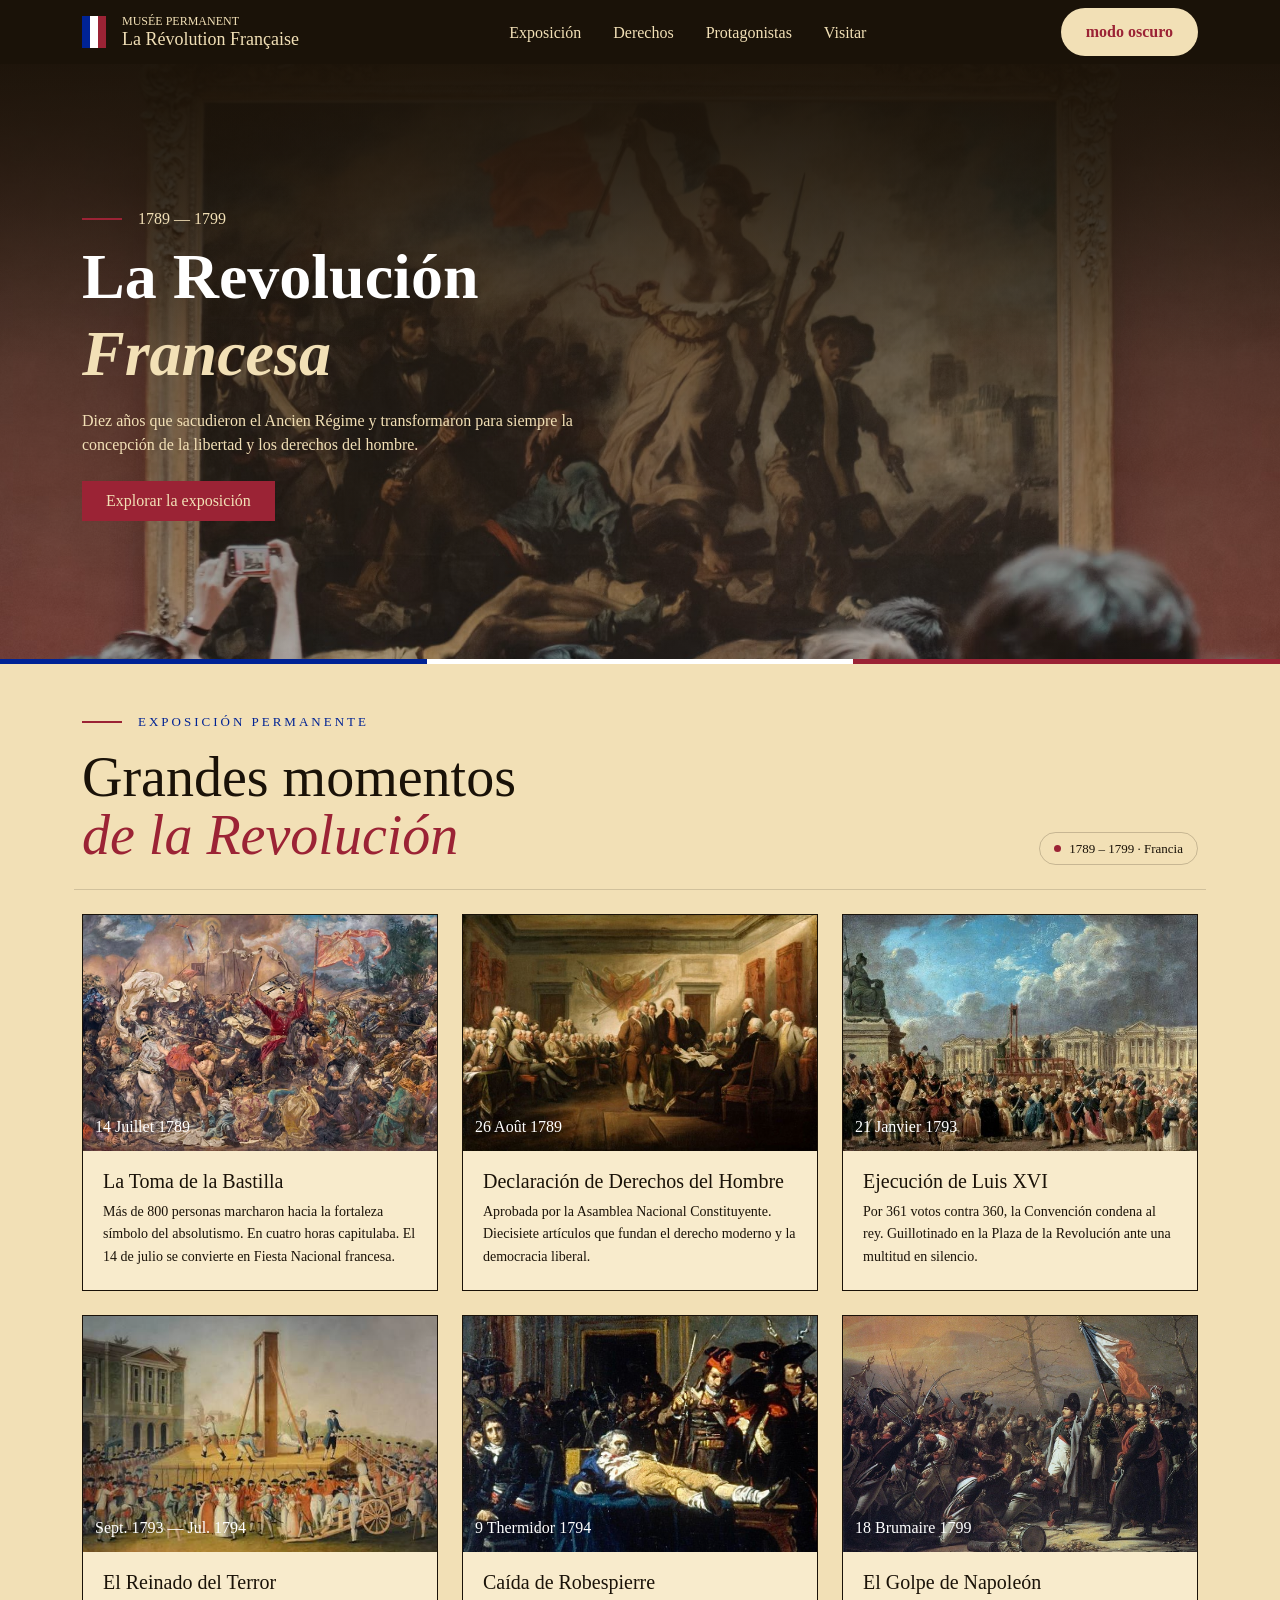
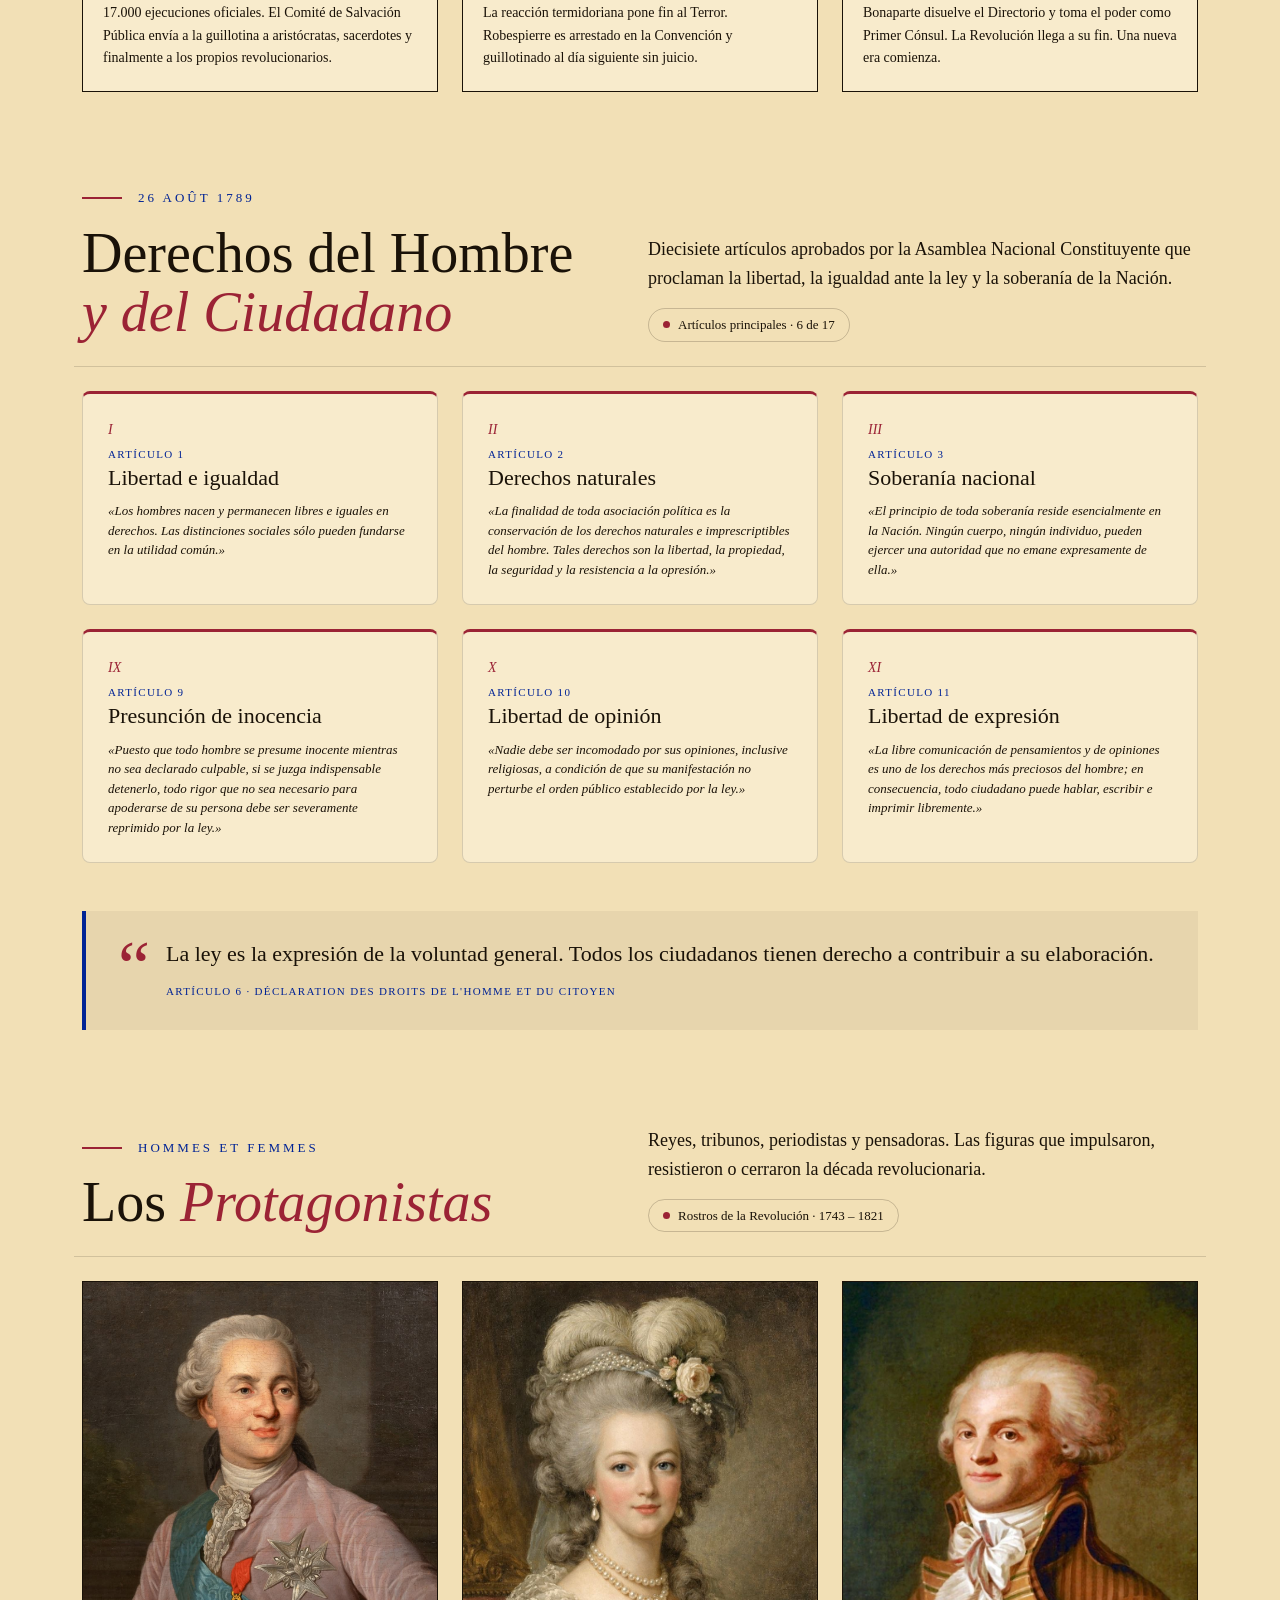
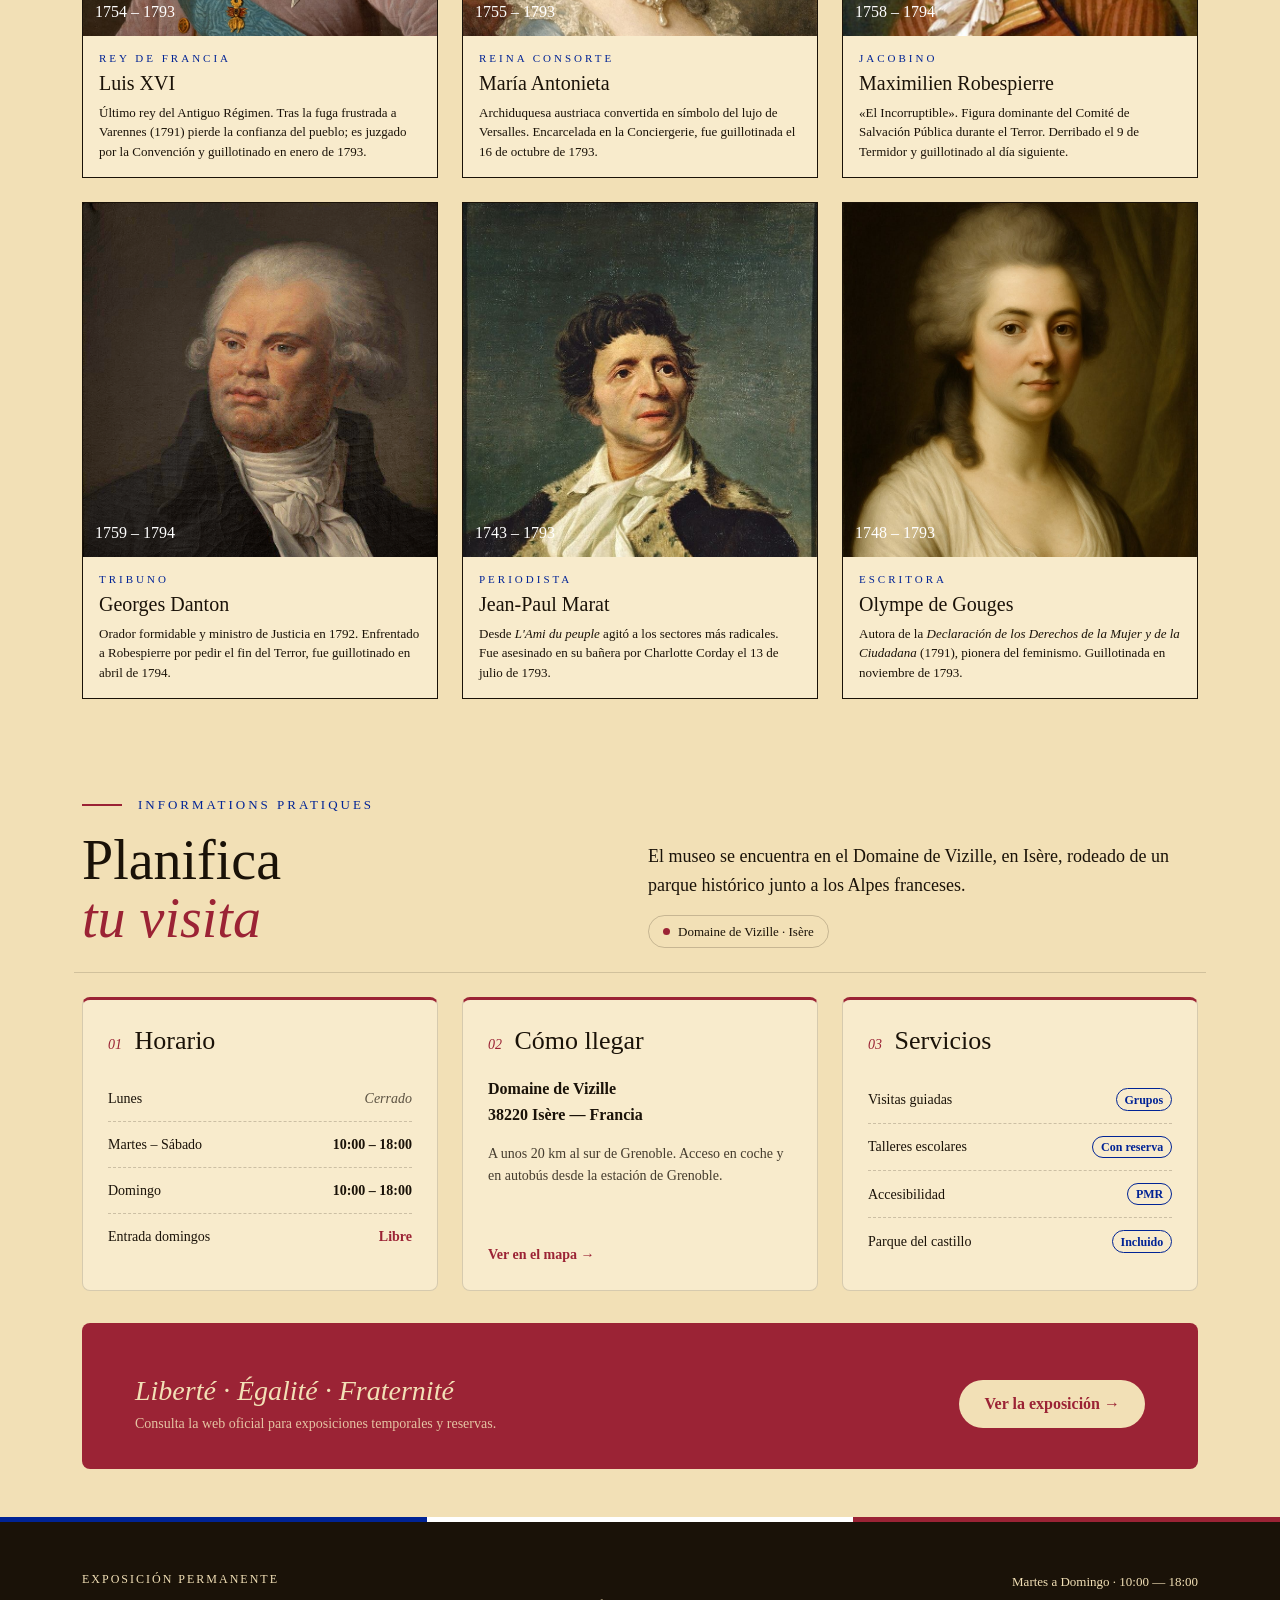
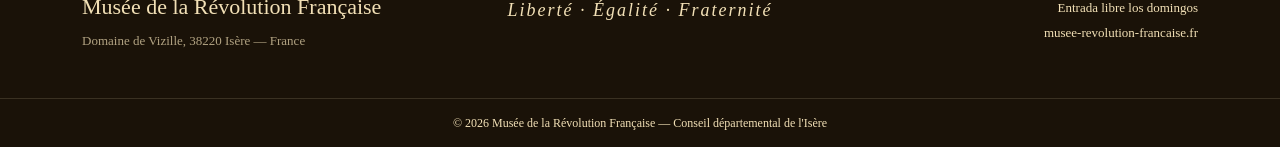
<file: index.html>
<!DOCTYPE html>

<html lang="es">
<head>
  <meta charset="UTF-8" />
  <meta name="viewport" content="width=device-width, initial-scale=1.0" />
  <title>Musée de la Révolution Française</title>
  <link href="https://cdn.jsdelivr.net/npm/bootstrap@5.3.3/dist/css/bootstrap.min.css" rel="stylesheet">
  <link rel="stylesheet" href="CSS/style.css">
  <link rel="stylesheet" href="CSS/dark.css">
</head>
<body>
 
  <!-- Cabecera-->
  <header class="sticky-top">
    <nav class="navbar navbar-expand-lg site-header" data-bs-theme="dark" aria-label="Secciones del museo">
      <div class="container">
 
        <a href="#exposicion" class="navbar-brand d-flex align-items-center gap-3 py-0">
          <div class="tricolor-bar d-flex">
            <span class="az"></span><span class="bl"></span><span class="ro"></span>
          </div>
          <div class="logo-text lh-sm">
            <p class="mb-0 text-uppercase small">Musée Permanent</p>
            <h1 class="logo-title mb-0">La Révolution Française</h1>
          </div>
        </a>
 
        <button class="navbar-toggler" type="button" data-bs-toggle="collapse" data-bs-target="#menu"
                aria-controls="menu" aria-expanded="false" aria-label="Abrir menú">
          <span class="navbar-toggler-icon"></span>
        </button>
 
        <div class="collapse navbar-collapse" id="menu">
          <ul class="navbar-nav mx-auto gap-lg-3">
            <li class="nav-item"><a class="nav-link tab" href="#exposicion">Exposición</a></li>
            <li class="nav-item"><a class="nav-link tab" href="#derechos">Derechos</a></li>
            <li class="nav-item"><a class="nav-link tab" href="#protagonistas">Protagonistas</a></li>
            <li class="nav-item"><a class="nav-link tab" href="#visitar">Visitar</a></li>
          </ul>
 
          <!-- Botón de tema sin JavaScript: el checkbox guarda el estado, el label es lo que se ve -->
          <div class="header-acciones">
            <input type="checkbox" id="modo-oscuro" class="toggle-input" aria-label="Modo oscuro">
            <label for="modo-oscuro" class="btn-tema"></label>
          </div>
        </div>
 
      </div>
    </nav>
  </header>
 
  <main>
 
    <!-- 1: hero y grandes momentos -->
    <section id="exposicion">
 
      <div class="hero position-relative overflow-hidden">
        <img class="hero-img position-absolute top-0 start-0 w-100 h-100"
             src="Image/revolucionfrancesa.jpg"
             alt="La Liberté guidant le peuple — Delacroix, 1830. Louvre, París" />
        <div class="hero-overlay-h position-absolute top-0 start-0 w-100 h-100"></div>
        <div class="hero-overlay-v position-absolute top-0 start-0 w-100 h-100"></div>
        <div class="hero-tricolor position-absolute bottom-0 start-0 w-100 d-flex">
          <span class="az"></span><span class="bl"></span><span class="ro"></span>
        </div>
 
        <div class="container position-relative h-100 d-flex align-items-center">
          <div class="hero-text">
            <div class="eyebrow-line d-flex align-items-center gap-3 mb-2">
              <div class="rule"></div>
              <span>1789 — 1799</span>
            </div>
            <h2 class="hero-title display-3 mb-3"><span class="text-white">La Revolución</span><br><em>Francesa</em></h2>
            <p class="hero-desc mb-4">
              Diez años que sacudieron el Ancien Régime y transformaron para siempre la concepción de la libertad y los derechos del hombre.
            </p>
            <a href="#cards" class="btn btn-burdeos rounded-0 px-4 py-2">Explorar la exposición</a>
          </div>
        </div> 
      </div>
 
      <div class="grid-section py-5" id="cards">
        <div class="container">
 
          <div class="section-head row align-items-end g-3 pb-4 mb-4">
            <div class="col-lg">
              <div class="eyebrow-line d-flex align-items-center gap-3"><div class="rule"></div><span class="eyebrow">Exposición permanente</span></div>
              <h2 class="section-title mt-3 mb-0">Grandes momentos<br><em>de la Revolución</em></h2>
            </div>
            <div class="col-lg-auto">
              <span class="chip">1789 – 1799 · Francia</span>
            </div>
          </div>
 
          <div class="row row-cols-1 row-cols-md-2 row-cols-lg-3 g-4">
 
            <div class="col">
              <a class="card h-100 text-decoration-none" href="#derechos">
                <div class="card-img-wrap">
                  <img src="Image/GrandesMomentos.jpg" alt="Toma de la Bastilla" />
                  <div class="card-tag">14 Juillet 1789</div>
                </div>
                <div class="card-body">
                  <h3 class="h5">La Toma de la Bastilla</h3>
                  <p class="card-text">Más de 800 personas marcharon hacia la fortaleza símbolo del absolutismo. En cuatro horas capitulaba. El 14 de julio se convierte en Fiesta Nacional francesa.</p>
                </div>
              </a>
            </div>
 
            <div class="col">
              <a class="card h-100 text-decoration-none" href="#derechos">
                <div class="card-img-wrap">
                  <img src="Image/DerechosdelHombre.jpg" alt="Declaración de Derechos del Hombre" />
                  <div class="card-tag">26 Août 1789</div>
                </div>
                <div class="card-body">
                  <h3 class="h5">Declaración de Derechos del Hombre</h3>
                  <p class="card-text">Aprobada por la Asamblea Nacional Constituyente. Diecisiete artículos que fundan el derecho moderno y la democracia liberal.</p>
                </div>
              </a>
            </div>
 
            <div class="col">
              <a class="card h-100 text-decoration-none" href="#protagonistas">
                <div class="card-img-wrap">
                  <img src="Image/Ejecución.jpg" alt="Ejecución de Luis XVI" />
                  <div class="card-tag">21 Janvier 1793</div>
                </div>
                <div class="card-body">
                  <h3 class="h5">Ejecución de Luis XVI</h3>
                  <p class="card-text">Por 361 votos contra 360, la Convención condena al rey. Guillotinado en la Plaza de la Revolución ante una multitud en silencio.</p>
                </div>
              </a>
            </div>
 
            <div class="col">
              <a class="card h-100 text-decoration-none" href="#protagonistas">
                <div class="card-img-wrap">
                  <img src="Image/reino.jpg" alt="El Reinado del Terror" />
                  <div class="card-tag">Sept. 1793 — Jul. 1794</div>
                </div>
                <div class="card-body">
                  <h3 class="h5">El Reinado del Terror</h3>
                  <p class="card-text">17.000 ejecuciones oficiales. El Comité de Salvación Pública envía a la guillotina a aristócratas, sacerdotes y finalmente a los propios revolucionarios.</p>
                </div>
              </a>
            </div>
 
            <div class="col">
              <a class="card h-100 text-decoration-none" href="#protagonistas">
                <div class="card-img-wrap">
                  <img src="Image/CaídaRobespierre.JPG" alt="Caída de Robespierre" />
                  <div class="card-tag">9 Thermidor 1794</div>
                </div>
                <div class="card-body">
                  <h3 class="h5">Caída de Robespierre</h3>
                  <p class="card-text">La reacción termidoriana pone fin al Terror. Robespierre es arrestado en la Convención y guillotinado al día siguiente sin juicio.</p>
                </div>
              </a>
            </div>
 
            <div class="col">
              <a class="card h-100 text-decoration-none" href="#visitar">
                <div class="card-img-wrap">
                  <img src="Image/GolpeDeNapoleon.jpg" alt="El Golpe de Napoleón" />
                  <div class="card-tag">18 Brumaire 1799</div>
                </div>
                <div class="card-body">
                  <h3 class="h5">El Golpe de Napoleón</h3>
                  <p class="card-text">Bonaparte disuelve el Directorio y toma el poder como Primer Cónsul. La Revolución llega a su fin. Una nueva era comienza.</p>
                </div>
              </a>
            </div>
 
          </div>
        </div>
      </div>
    </section>
 
 
    <!-- 2: Derechos del Hombre y del Ciudadano -->
    <section id="derechos">
      <div class="grid-section py-5">
        <div class="container">
 
          <div class="section-head row align-items-end g-3 pb-4 mb-4">
            <div class="col-lg-6">
              <div class="eyebrow-line d-flex align-items-center gap-3"><div class="rule"></div><span class="eyebrow">26 Août 1789</span></div>
              <h2 class="section-title mt-3 mb-0">Derechos del Hombre<br><em>y del Ciudadano</em></h2>
            </div>
            <div class="col-lg-6">
              <p class="section-desc">Diecisiete artículos aprobados por la Asamblea Nacional Constituyente que proclaman la libertad, la igualdad ante la ley y la soberanía de la Nación.</p>
              <span class="chip">Artículos principales · 6 de 17</span>
            </div>
          </div>
 
          <div class="row row-cols-1 row-cols-md-2 row-cols-lg-3 g-4">
            <div class="col">
              <article class="card article h-100">
                <span class="article-num">I</span>
                <h3>Artículo 1</h3>
                <h4>Libertad e igualdad</h4>
                <p>«Los hombres nacen y permanecen libres e iguales en derechos. Las distinciones sociales sólo pueden fundarse en la utilidad común.»</p>
              </article>
            </div>
 
            <div class="col">
              <article class="card article h-100">
                <span class="article-num">II</span>
                <h3>Artículo 2</h3>
                <h4>Derechos naturales</h4>
                <p>«La finalidad de toda asociación política es la conservación de los derechos naturales e imprescriptibles del hombre. Tales derechos son la libertad, la propiedad, la seguridad y la resistencia a la opresión.»</p>
              </article>
            </div>
 
            <div class="col">
              <article class="card article h-100">
                <span class="article-num">III</span>
                <h3>Artículo 3</h3>
                <h4>Soberanía nacional</h4>
                <p>«El principio de toda soberanía reside esencialmente en la Nación. Ningún cuerpo, ningún individuo, pueden ejercer una autoridad que no emane expresamente de ella.»</p>
              </article>
            </div>
 
            <div class="col">
              <article class="card article h-100">
                <span class="article-num">IX</span>
                <h3>Artículo 9</h3>
                <h4>Presunción de inocencia</h4>
                <p>«Puesto que todo hombre se presume inocente mientras no sea declarado culpable, si se juzga indispensable detenerlo, todo rigor que no sea necesario para apoderarse de su persona debe ser severamente reprimido por la ley.»</p>
              </article>
            </div>
 
            <div class="col">
              <article class="card article h-100">
                <span class="article-num">X</span>
                <h3>Artículo 10</h3>
                <h4>Libertad de opinión</h4>
                <p>«Nadie debe ser incomodado por sus opiniones, inclusive religiosas, a condición de que su manifestación no perturbe el orden público establecido por la ley.»</p>
              </article>
            </div>
 
            <div class="col">
              <article class="card article h-100">
                <span class="article-num">XI</span>
                <h3>Artículo 11</h3>
                <h4>Libertad de expresión</h4>
                <p>«La libre comunicación de pensamientos y de opiniones es uno de los derechos más preciosos del hombre; en consecuencia, todo ciudadano puede hablar, escribir e imprimir libremente.»</p>
              </article>
            </div>
          </div>
 
          <div class="quote d-flex align-items-start gap-3 mt-5">
            <span class="quote-mark">“</span>
            <div>
              <blockquote class="mb-2">La ley es la expresión de la voluntad general. Todos los ciudadanos tienen derecho a contribuir a su elaboración.</blockquote>
              <cite>Artículo 6 · Déclaration des Droits de l'Homme et du Citoyen</cite>
            </div>
          </div>
        </div>
      </div>
    </section>
 
 
    <!-- 3: Protagonistas -->
    <section id="protagonistas">
      <div class="grid-section py-5">
        <div class="container">
 
          <div class="section-head row align-items-end g-3 pb-4 mb-4">
            <div class="col-lg-6">
              <div class="eyebrow-line d-flex align-items-center gap-3"><div class="rule"></div><span class="eyebrow">Hommes et femmes</span></div>
              <h2 class="section-title mt-3 mb-0">Los <em>Protagonistas</em></h2>
            </div>
            <div class="col-lg-6">
              <p class="section-desc">Reyes, tribunos, periodistas y pensadoras. Las figuras que impulsaron, resistieron o cerraron la década revolucionaria.</p>
              <span class="chip">Rostros de la Revolución · 1743 – 1821</span>
            </div>
          </div>
 
          <div class="row row-cols-1 row-cols-md-2 row-cols-lg-3 g-4">
            <div class="col">
              <article class="card card-retrato h-100">
                <div class="card-img-wrap">
                  <img src="Image/LuisXVI.jpg" alt="Retrato de Luis XVI" />
                  <div class="card-tag">1754 – 1793</div>
                </div>
                <div class="card-body">
                  <span class="eyebrow">Rey de Francia</span>
                  <h3 class="h5">Luis XVI</h3>
                  <p class="card-text">Último rey del Antiguo Régimen. Tras la fuga frustrada a Varennes (1791) pierde la confianza del pueblo; es juzgado por la Convención y guillotinado en enero de 1793.</p>
                </div>
              </article>
            </div>
 
            <div class="col">
              <article class="card card-retrato h-100">
                <div class="card-img-wrap">
                  <img src="Image/MariaAntonieta.jpg" alt="Retrato de María Antonieta" />
                  <div class="card-tag">1755 – 1793</div>
                </div>
                <div class="card-body">
                  <span class="eyebrow">Reina consorte</span>
                  <h3 class="h5">María Antonieta</h3>
                  <p class="card-text">Archiduquesa austriaca convertida en símbolo del lujo de Versalles. Encarcelada en la Conciergerie, fue guillotinada el 16 de octubre de 1793.</p>
                </div>
              </article>
            </div>
 
            <div class="col">
              <article class="card card-retrato h-100">
                <div class="card-img-wrap">
                  <img src="Image/Robespierre.jpg" alt="Retrato de Maximilien Robespierre" />
                  <div class="card-tag">1758 – 1794</div>
                </div>
                <div class="card-body">
                  <span class="eyebrow">Jacobino</span>
                  <h3 class="h5">Maximilien Robespierre</h3>
                  <p class="card-text">«El Incorruptible». Figura dominante del Comité de Salvación Pública durante el Terror. Derribado el 9 de Termidor y guillotinado al día siguiente.</p>
                </div>
              </article>
            </div>
 
            <div class="col">
              <article class="card card-retrato h-100">
                <div class="card-img-wrap">
                  <img src="Image/Danton.jpg" alt="Retrato de Georges Danton" />
                  <div class="card-tag">1759 – 1794</div>
                </div>
                <div class="card-body">
                  <span class="eyebrow">Tribuno</span>
                  <h3 class="h5">Georges Danton</h3>
                  <p class="card-text">Orador formidable y ministro de Justicia en 1792. Enfrentado a Robespierre por pedir el fin del Terror, fue guillotinado en abril de 1794.</p>
                </div>
              </article>
            </div>
 
            <div class="col">
              <article class="card card-retrato h-100">
                <div class="card-img-wrap">
                  <img src="Image/Jean-Paul.jpg" alt="Retrato de Jean-Paul Marat" />
                  <div class="card-tag">1743 – 1793</div>
                </div>
                <div class="card-body">
                  <span class="eyebrow">Periodista</span>
                  <h3 class="h5">Jean-Paul Marat</h3>
                  <p class="card-text">Desde <em>L'Ami du peuple</em> agitó a los sectores más radicales. Fue asesinado en su bañera por Charlotte Corday el 13 de julio de 1793.</p>
                </div>
              </article>
            </div>
 
            <div class="col">
              <article class="card card-retrato h-100">
                <div class="card-img-wrap">
                  <img src="Image/OlympeDeGouges.jpg" alt="Retrato de Olympe de Gouges" />
                  <div class="card-tag">1748 – 1793</div>
                </div>
                <div class="card-body">
                  <span class="eyebrow">Escritora</span>
                  <h3 class="h5">Olympe de Gouges</h3>
                  <p class="card-text">Autora de la <em>Declaración de los Derechos de la Mujer y de la Ciudadana</em> (1791), pionera del feminismo. Guillotinada en noviembre de 1793.</p>
                </div>
              </article>
            </div>
          </div>
        </div>
      </div>
    </section>
 
 
    <!-- 4: Planifica tu visita -->
    <section id="visitar">
      <div class="grid-section py-5">
        <div class="container">
 
          <div class="section-head row align-items-end g-3 pb-4 mb-4">
            <div class="col-lg-6">
              <div class="eyebrow-line d-flex align-items-center gap-3"><div class="rule"></div><span class="eyebrow">Informations pratiques</span></div>
              <h2 class="section-title mt-3 mb-0">Planifica<br><em>tu visita</em></h2>
            </div>
            <div class="col-lg-6">
              <p class="section-desc">El museo se encuentra en el Domaine de Vizille, en Isère, rodeado de un parque histórico junto a los Alpes franceses.</p>
              <span class="chip">Domaine de Vizille · Isère</span>
            </div>
          </div>
 
          <div class="row row-cols-1 row-cols-md-2 row-cols-lg-3 g-4 mb-5">
 
            <div class="col">
              <article class="card info h-100">
                <h3><span class="info-num">01</span> Horario</h3>
                <ul class="info-list list-unstyled mb-0">
                  <li><span>Lunes</span><em>Cerrado</em></li>
                  <li><span>Martes – Sábado</span><strong>10:00 – 18:00</strong></li>
                  <li><span>Domingo</span><strong>10:00 – 18:00</strong></li>
                  <li><span>Entrada domingos</span><strong class="destacado">Libre</strong></li>
                </ul>
              </article>
            </div>
 
            <div class="col">
              <article class="card info h-100">
                <h3><span class="info-num">02</span> Cómo llegar</h3>
                <p class="info-dir">Domaine de Vizille<br>38220 Isère — Francia</p>
                <p class="info-text">A unos 20 km al sur de Grenoble. Acceso en coche y en autobús desde la estación de Grenoble.</p>
                <a class="info-link mt-auto text-decoration-none" href="https://www.google.com/maps/search/Domaine+de+Vizille" target="_blank" rel="noopener">Ver en el mapa →</a>
              </article>
            </div>
 
            <div class="col">
              <article class="card info h-100">
                <h3><span class="info-num">03</span> Servicios</h3>
                <ul class="info-list list-unstyled mb-0">
                  <li><span>Visitas guiadas</span><span class="badge rounded-pill badge-azul">Grupos</span></li>
                  <li><span>Talleres escolares</span><span class="badge rounded-pill badge-azul">Con reserva</span></li>
                  <li><span>Accesibilidad</span><span class="badge rounded-pill badge-azul">PMR</span></li>
                  <li><span>Parque del castillo</span><span class="badge rounded-pill badge-azul">Incluido</span></li>
                </ul>
              </article>
            </div>
 
          </div>
 
          <div class="visit-cta row align-items-center g-3 mx-0">
            <div class="col-md">
              <h3>Liberté · Égalité · Fraternité</h3>
              <p class="mb-0">Consulta la web oficial para exposiciones temporales y reservas.</p>
            </div>
            <div class="col-md-auto">
              <a href="#exposicion" class="btn-cta">Ver la exposición →</a>
            </div>
          </div>
 
        </div>
      </div>
    </section>
 
  </main>
 
  <!-- Pie de página -->
  <footer>
    <div class="footer-strip d-flex">
      <span class="az"></span><span class="bl"></span><span class="ro"></span>
    </div>
    <div class="container py-5">
      <div class="row align-items-center g-4 text-center text-lg-start">
        <div class="col-lg footer-brand">
          <p>Exposición Permanente</p>
          <h3>Musée de la Révolution Française</h3>
          <p class="addr">Domaine de Vizille, 38220 Isère — France</p>
        </div>
        <div class="col-lg-auto">
          <p class="footer-motto mb-0">Liberté · Égalité · Fraternité</p>
        </div>
        <div class="col-lg footer-info text-lg-end">
          <p>Martes a Domingo · 10:00 — 18:00</p>
          <p>Entrada libre los domingos</p>
          <p>musee-revolution-francaise.fr</p>
        </div>
      </div>
    </div>
    <div class="footer-copy">
      <p class="mb-0">© 2026 Musée de la Révolution Française — Conseil départemental de l'Isère</p>
    </div>
  </footer>
 
  <script src="https://cdn.jsdelivr.net/npm/bootstrap@5.3.3/dist/js/bootstrap.bundle.min.js"></script>
</body>
</html>
</file>
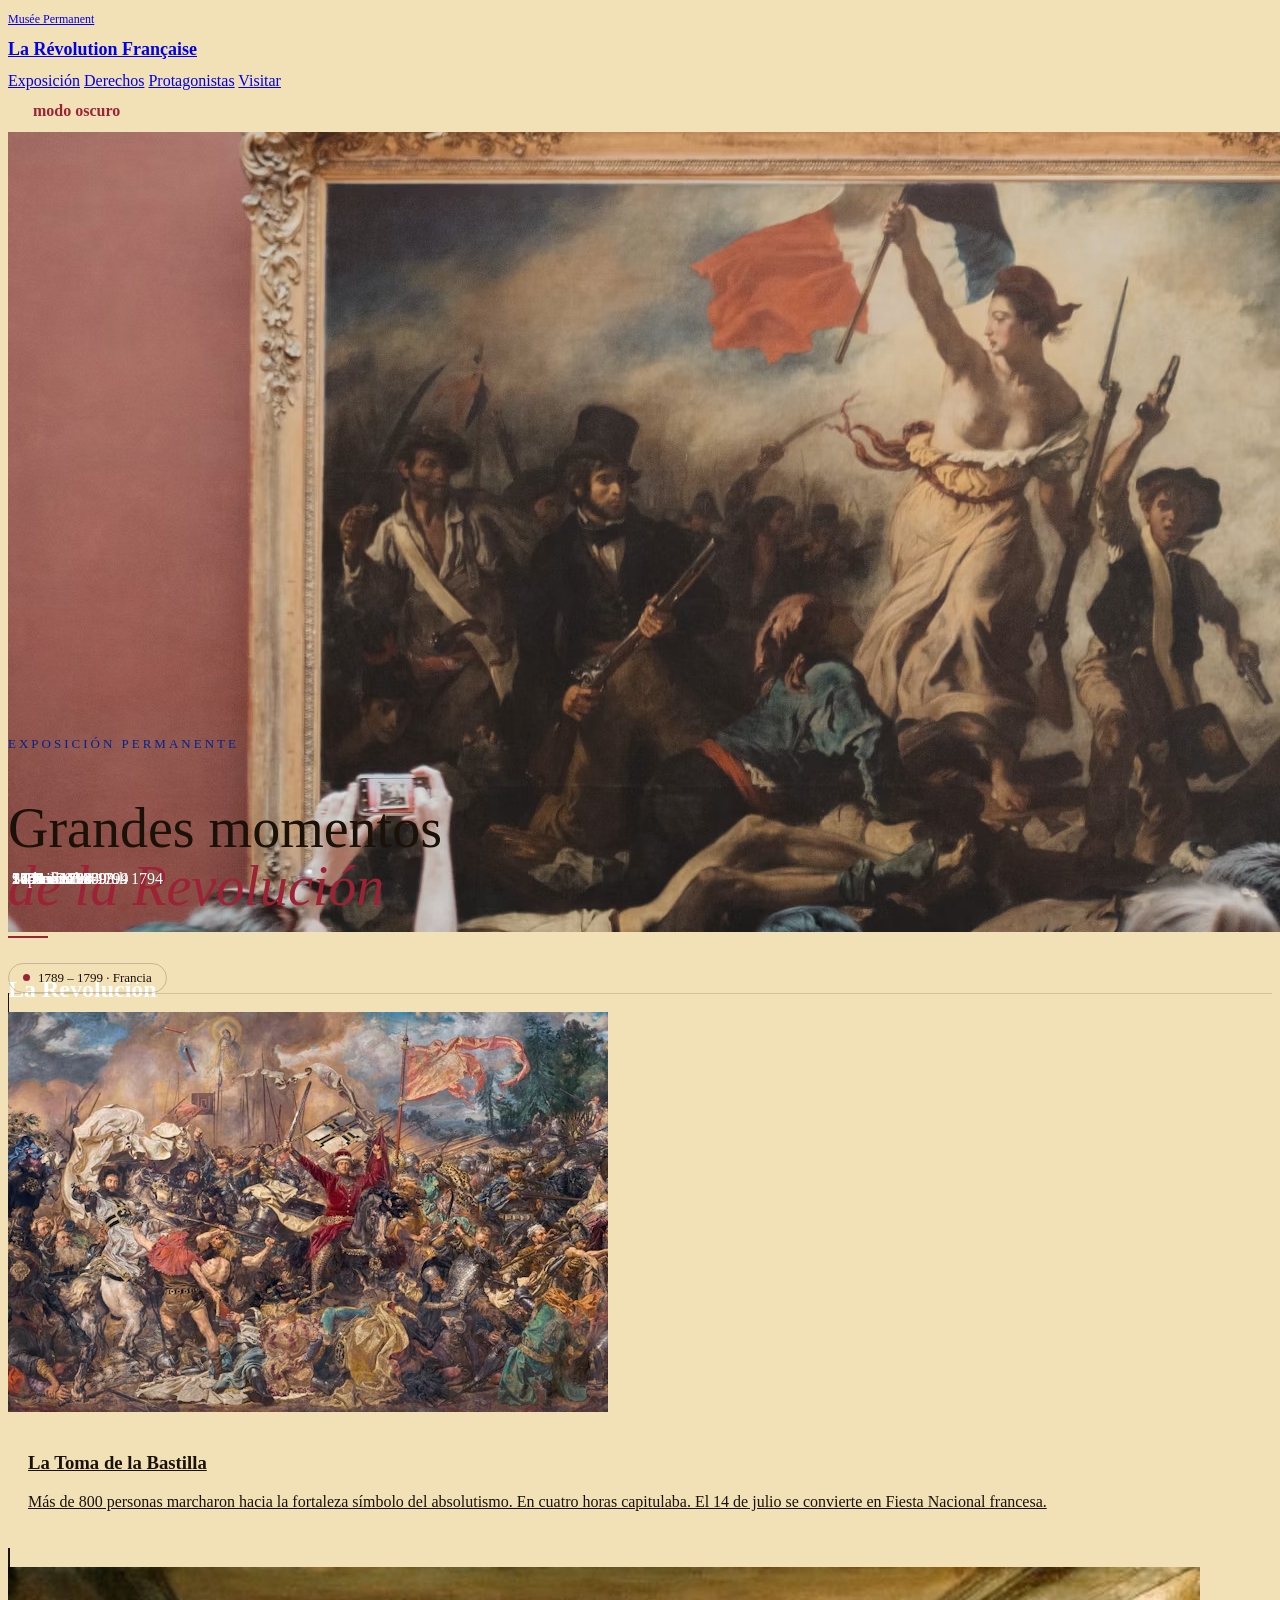
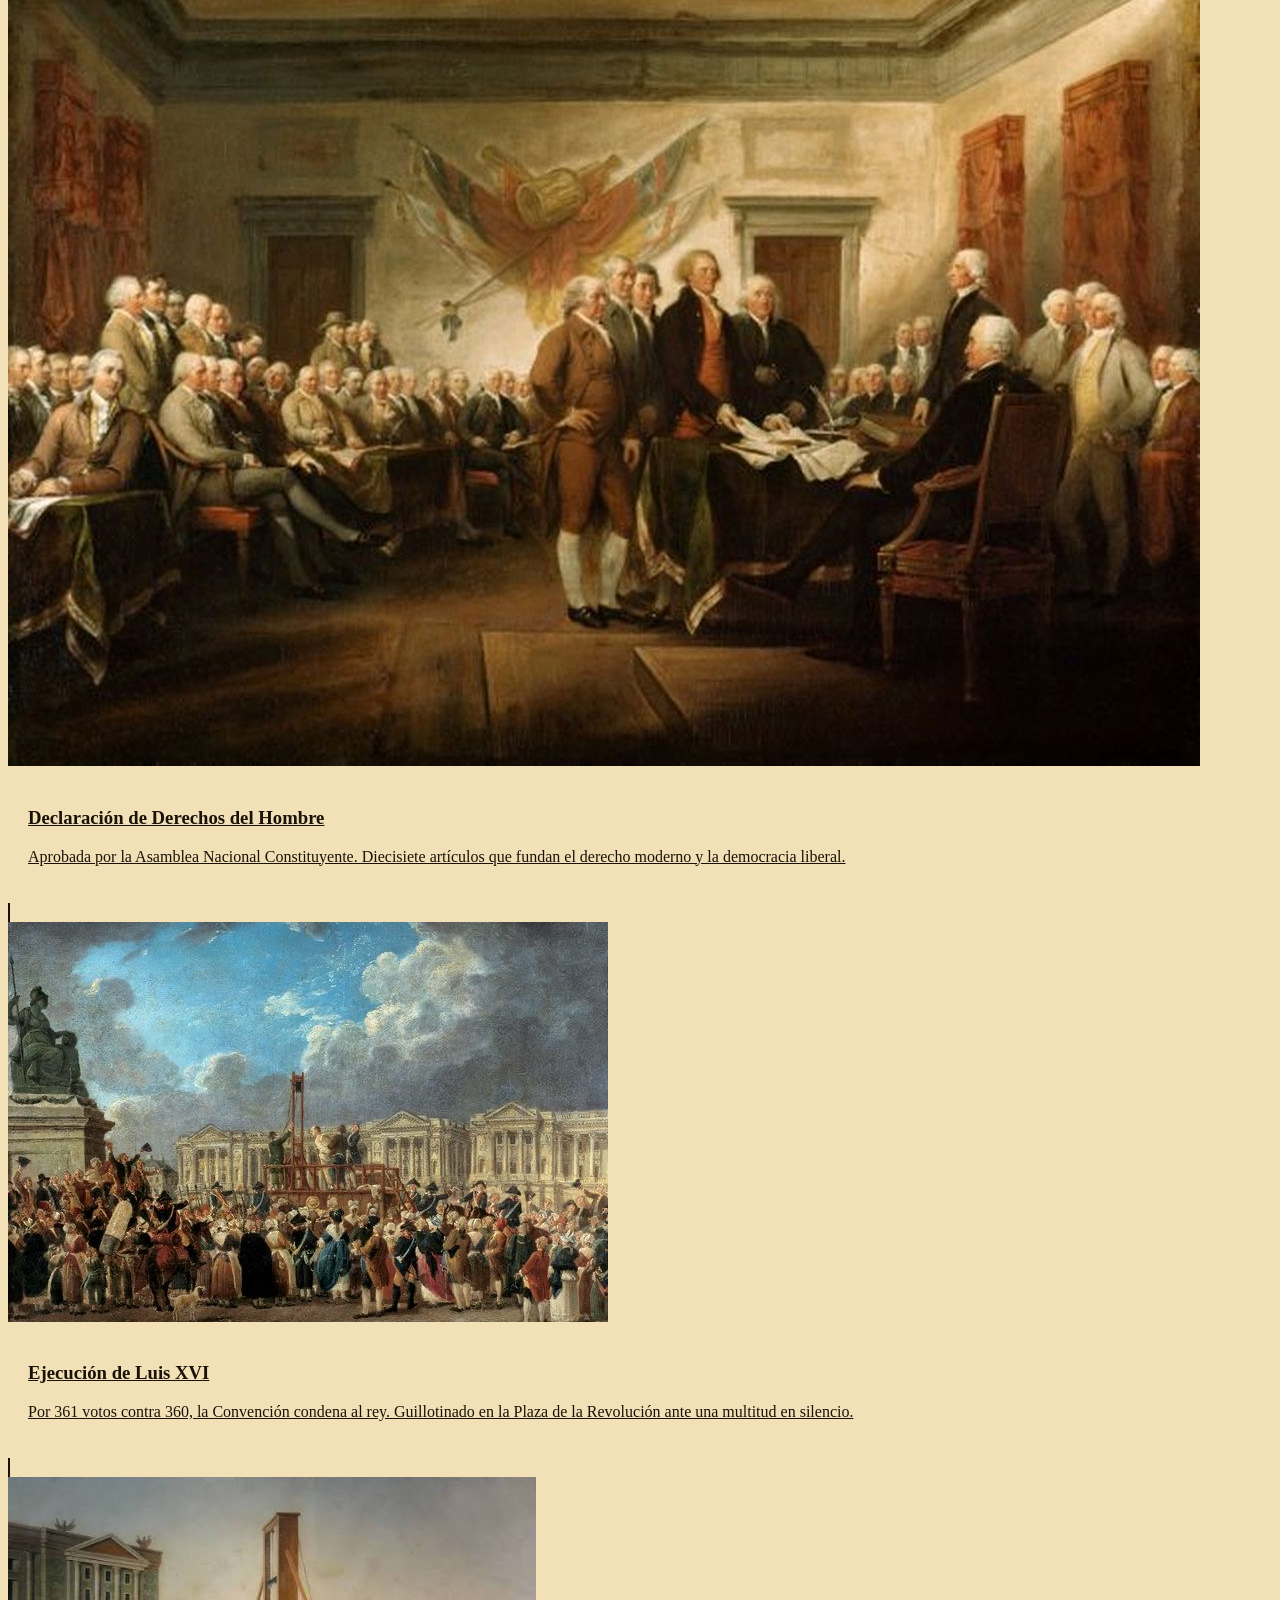
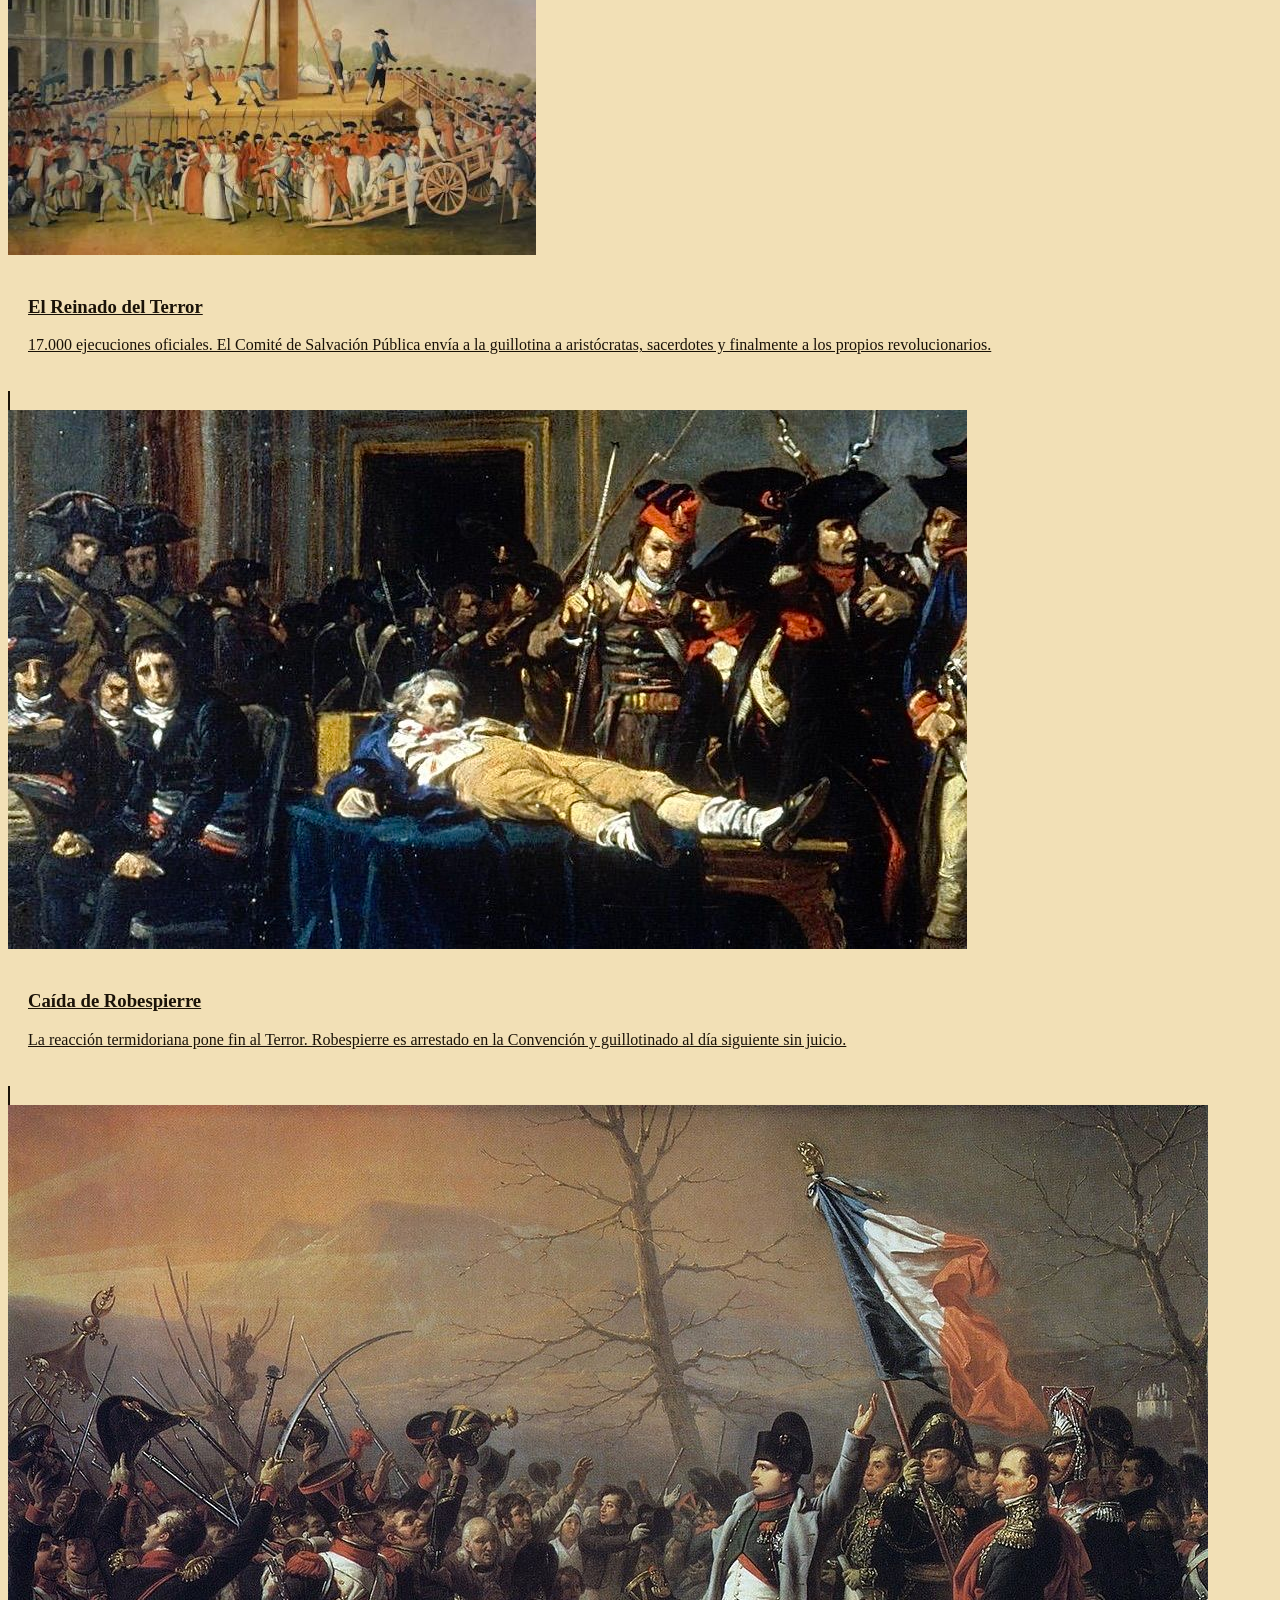
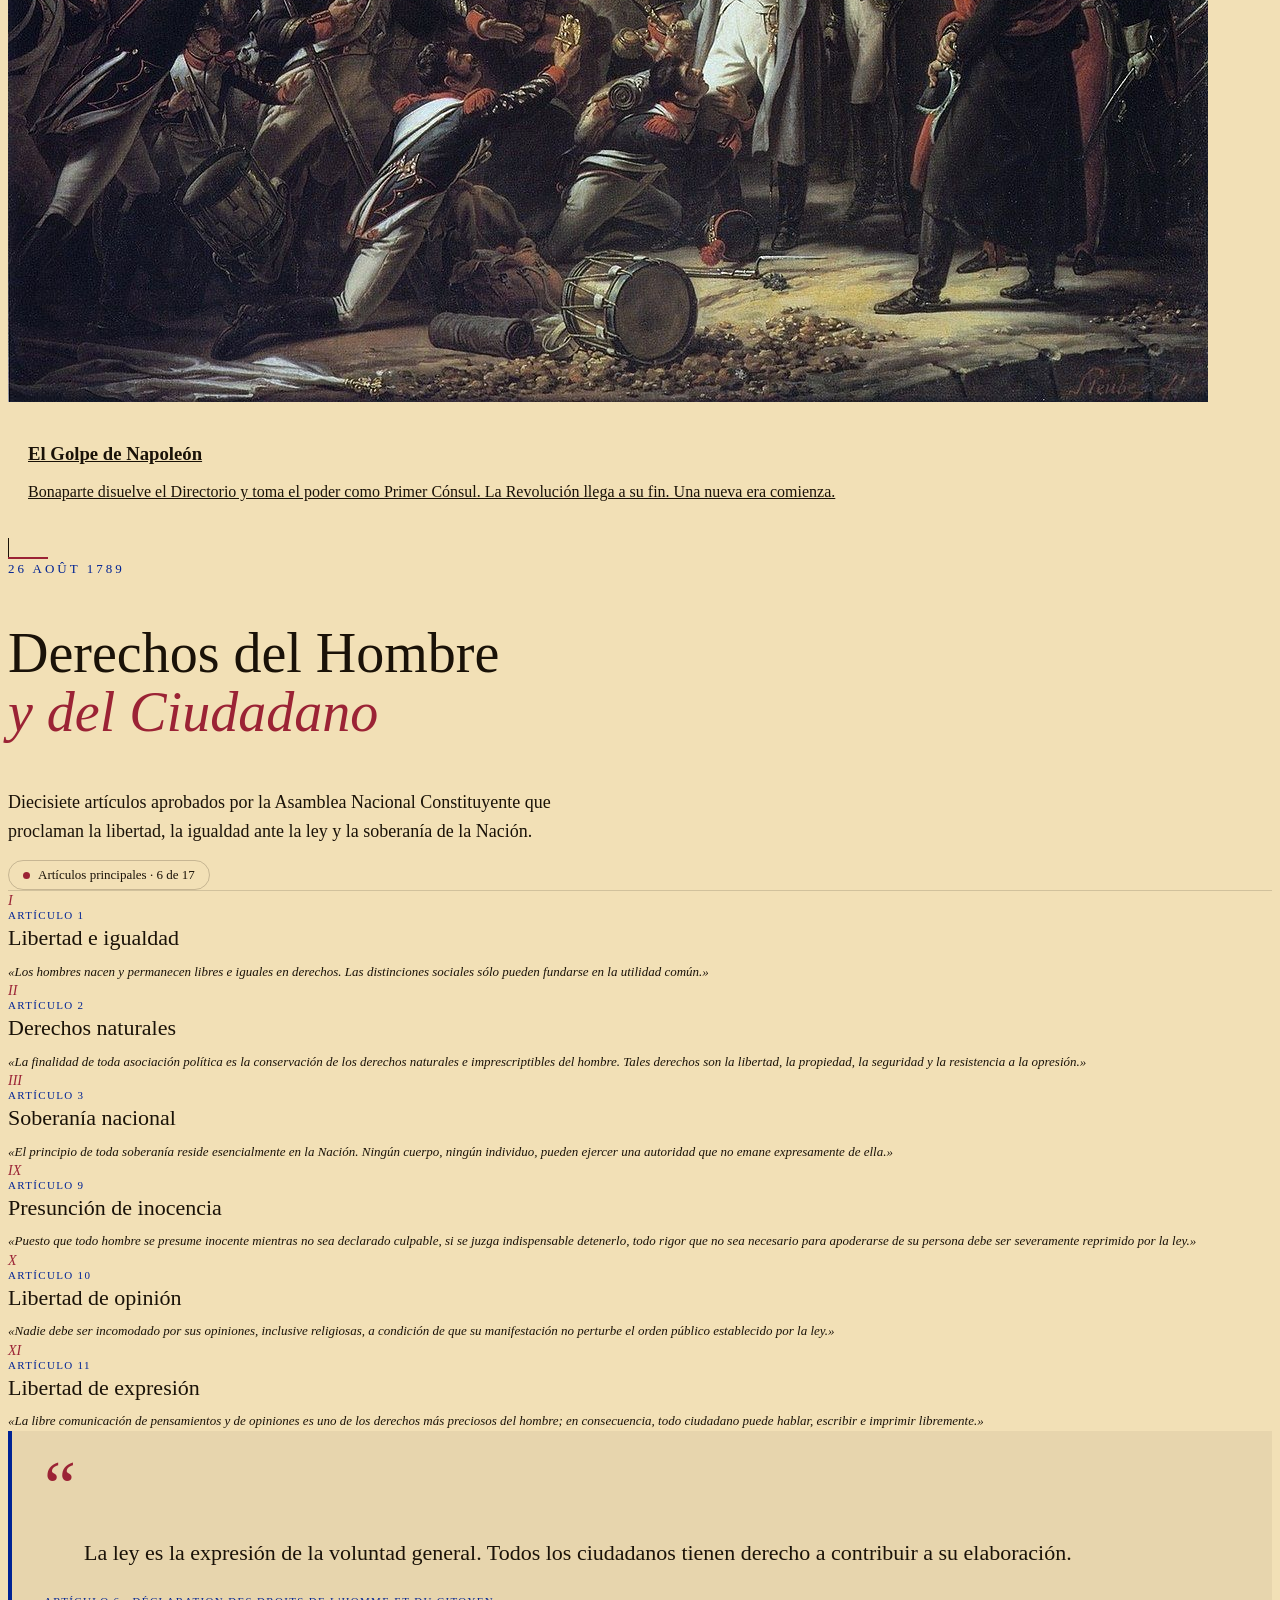
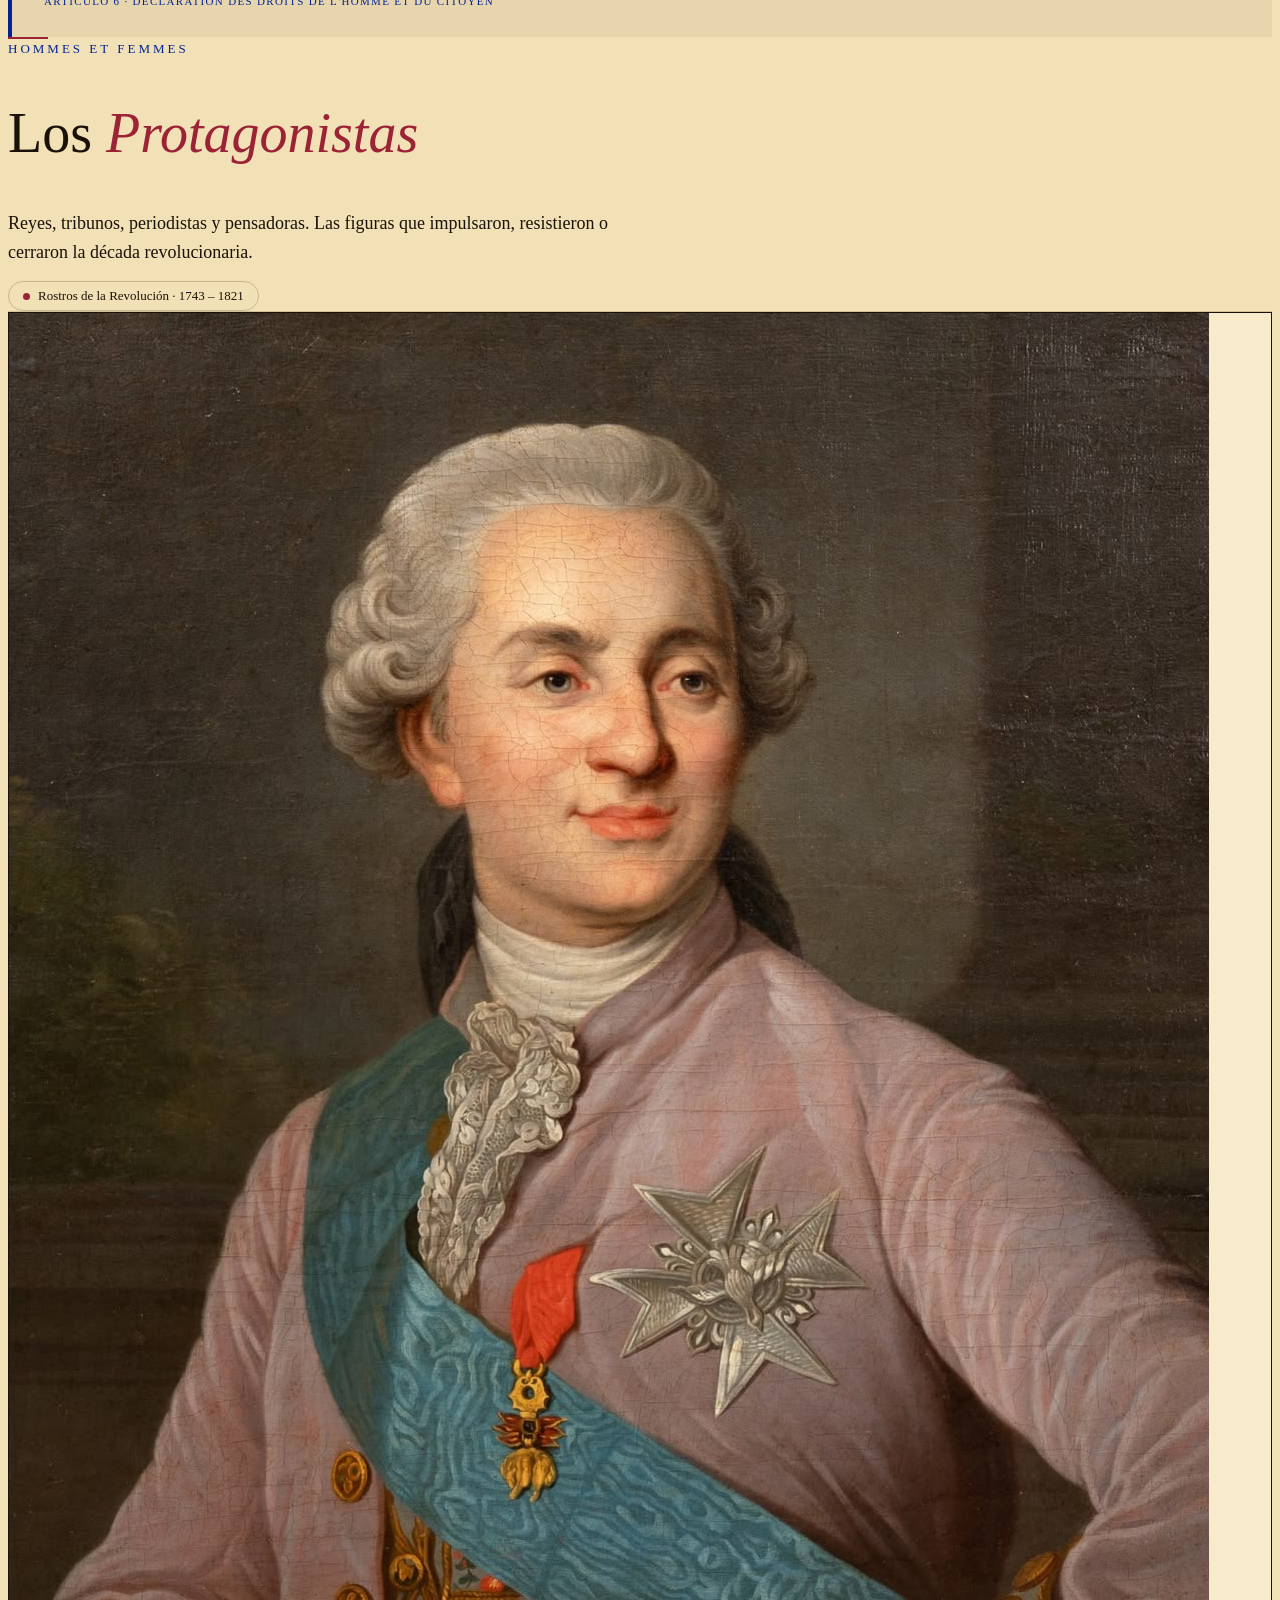
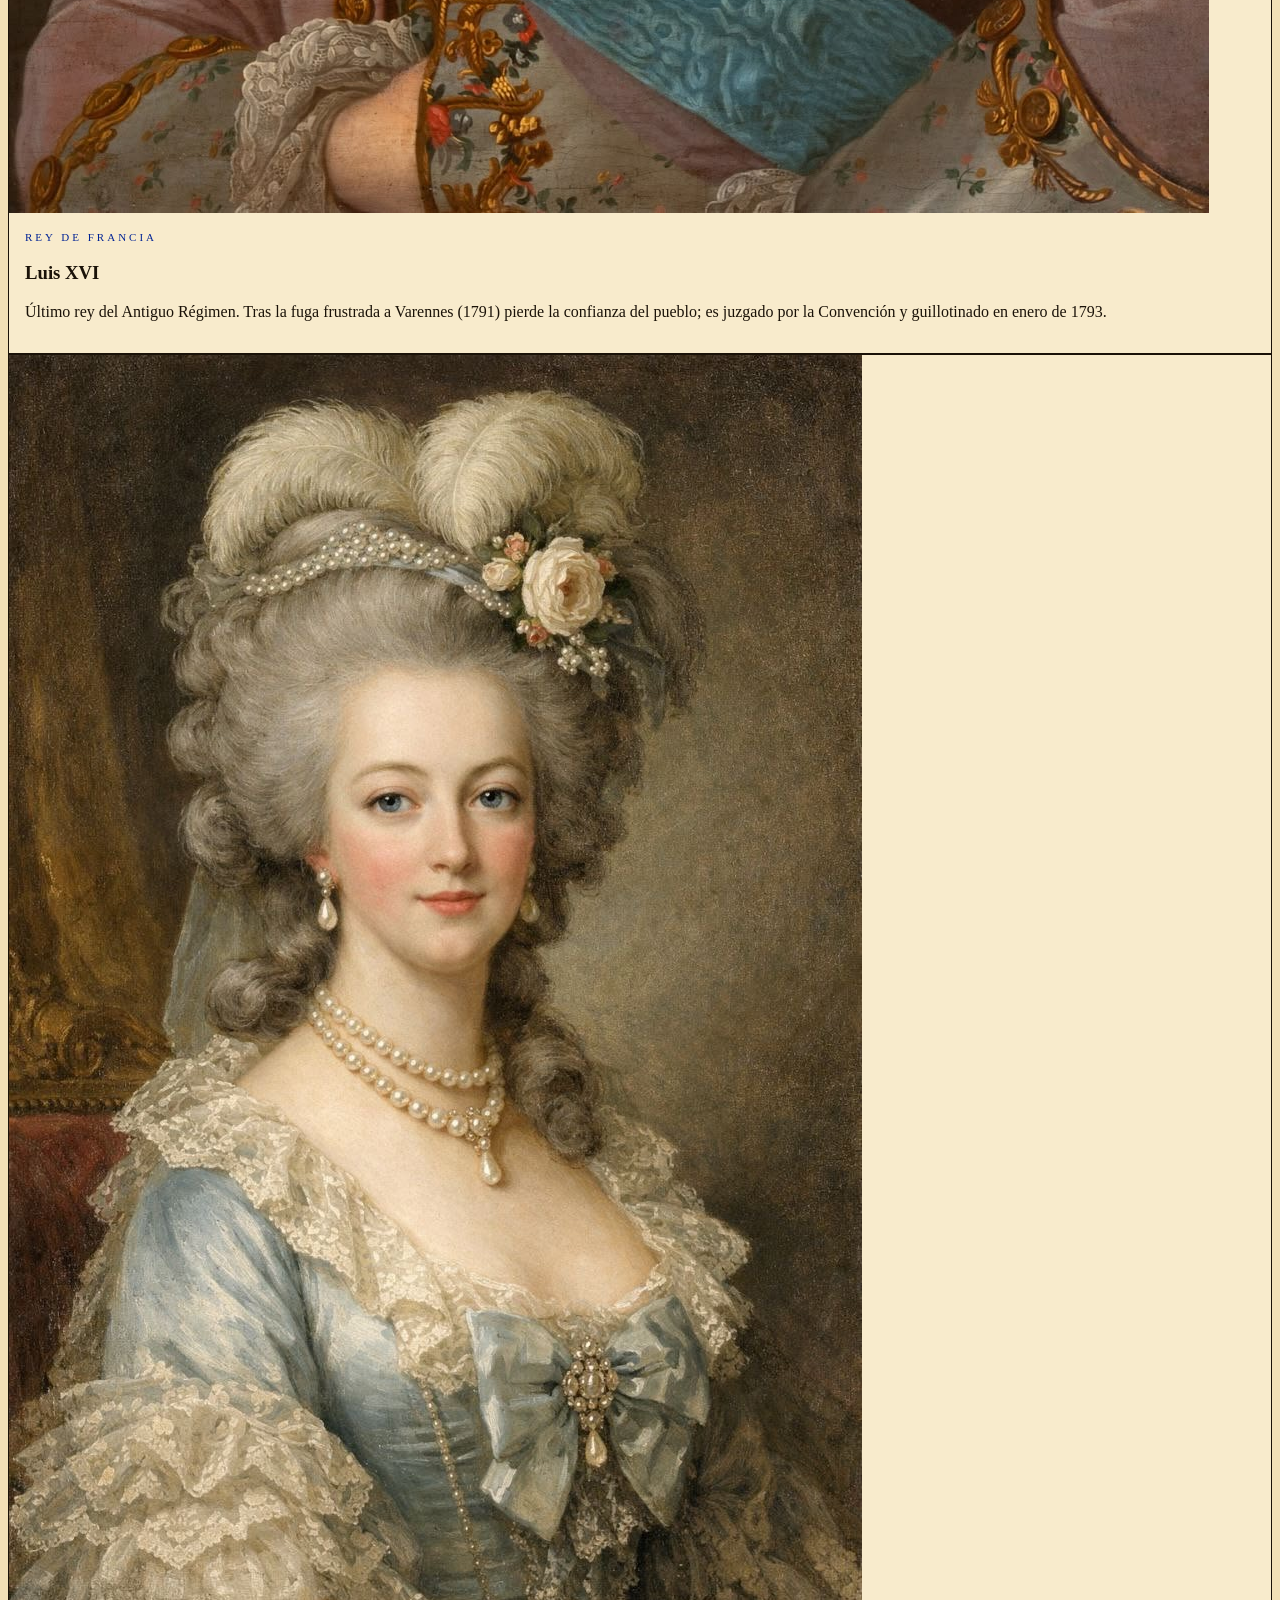
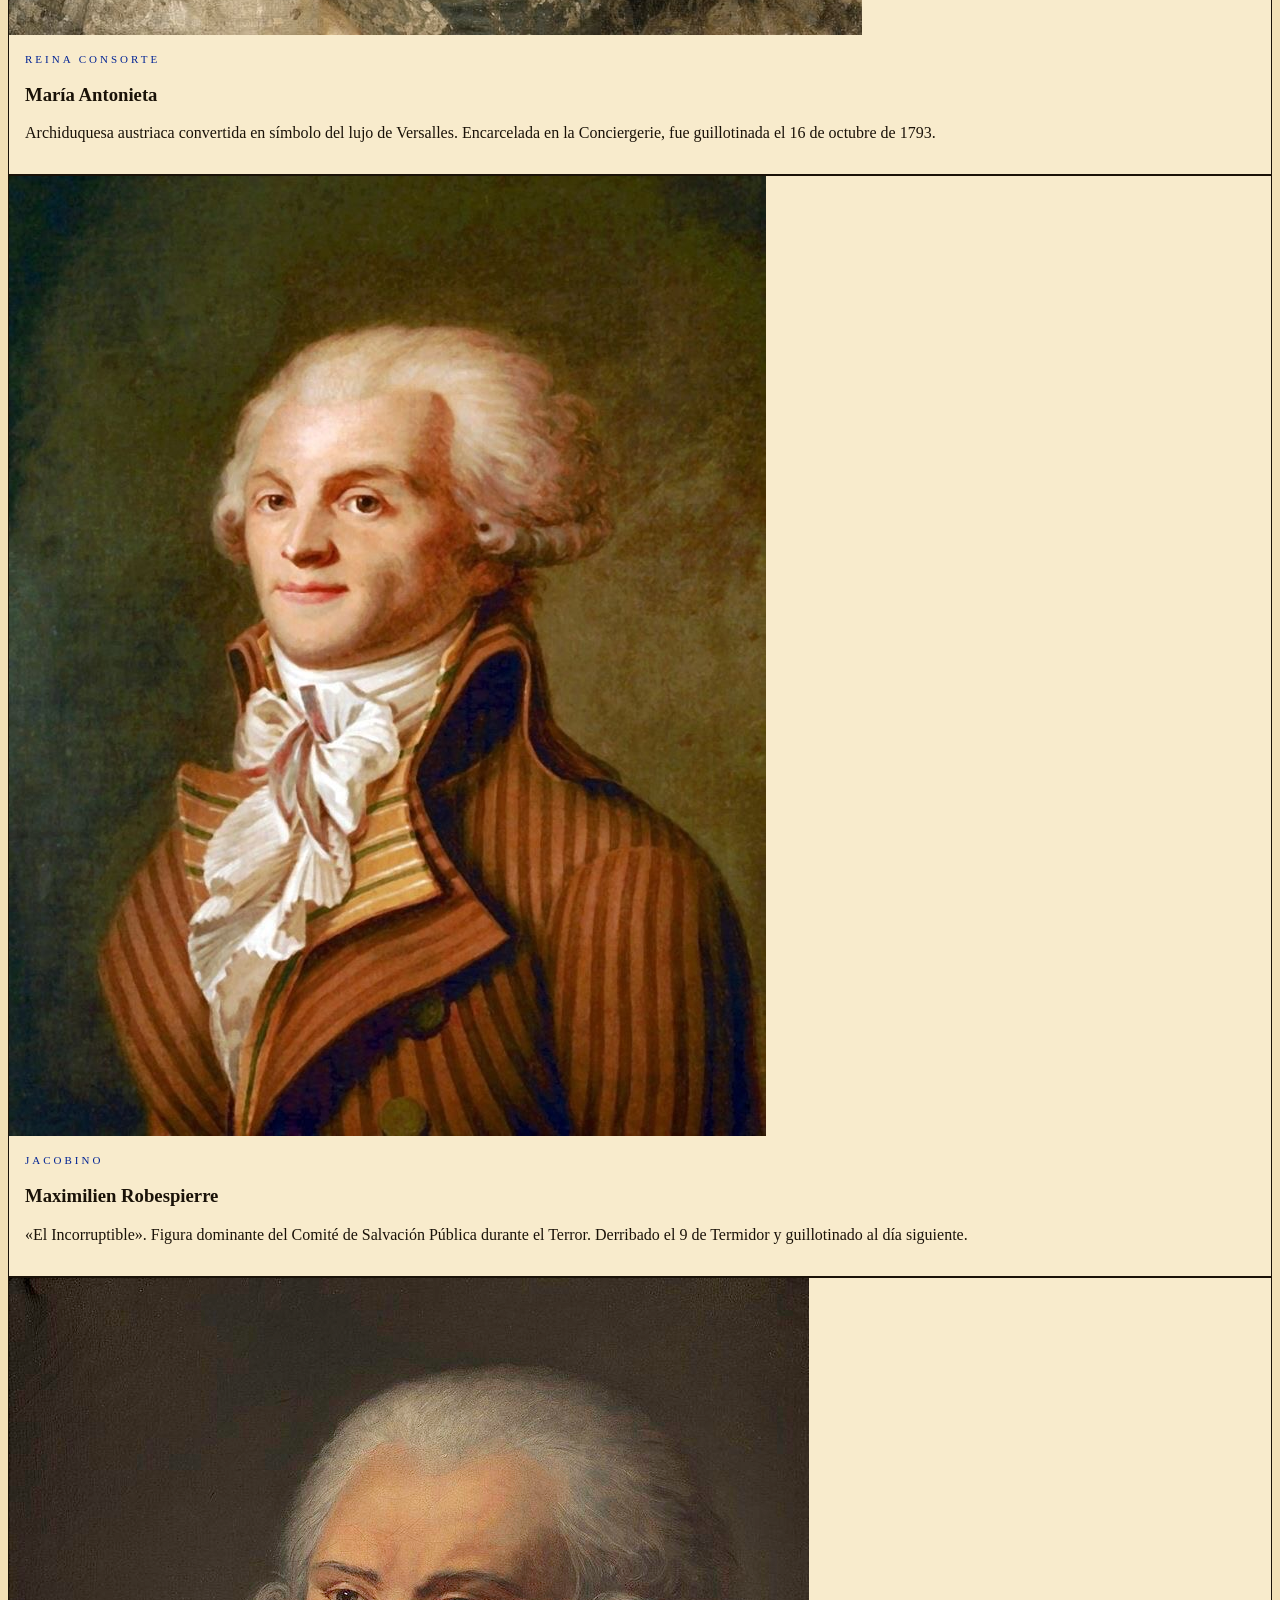
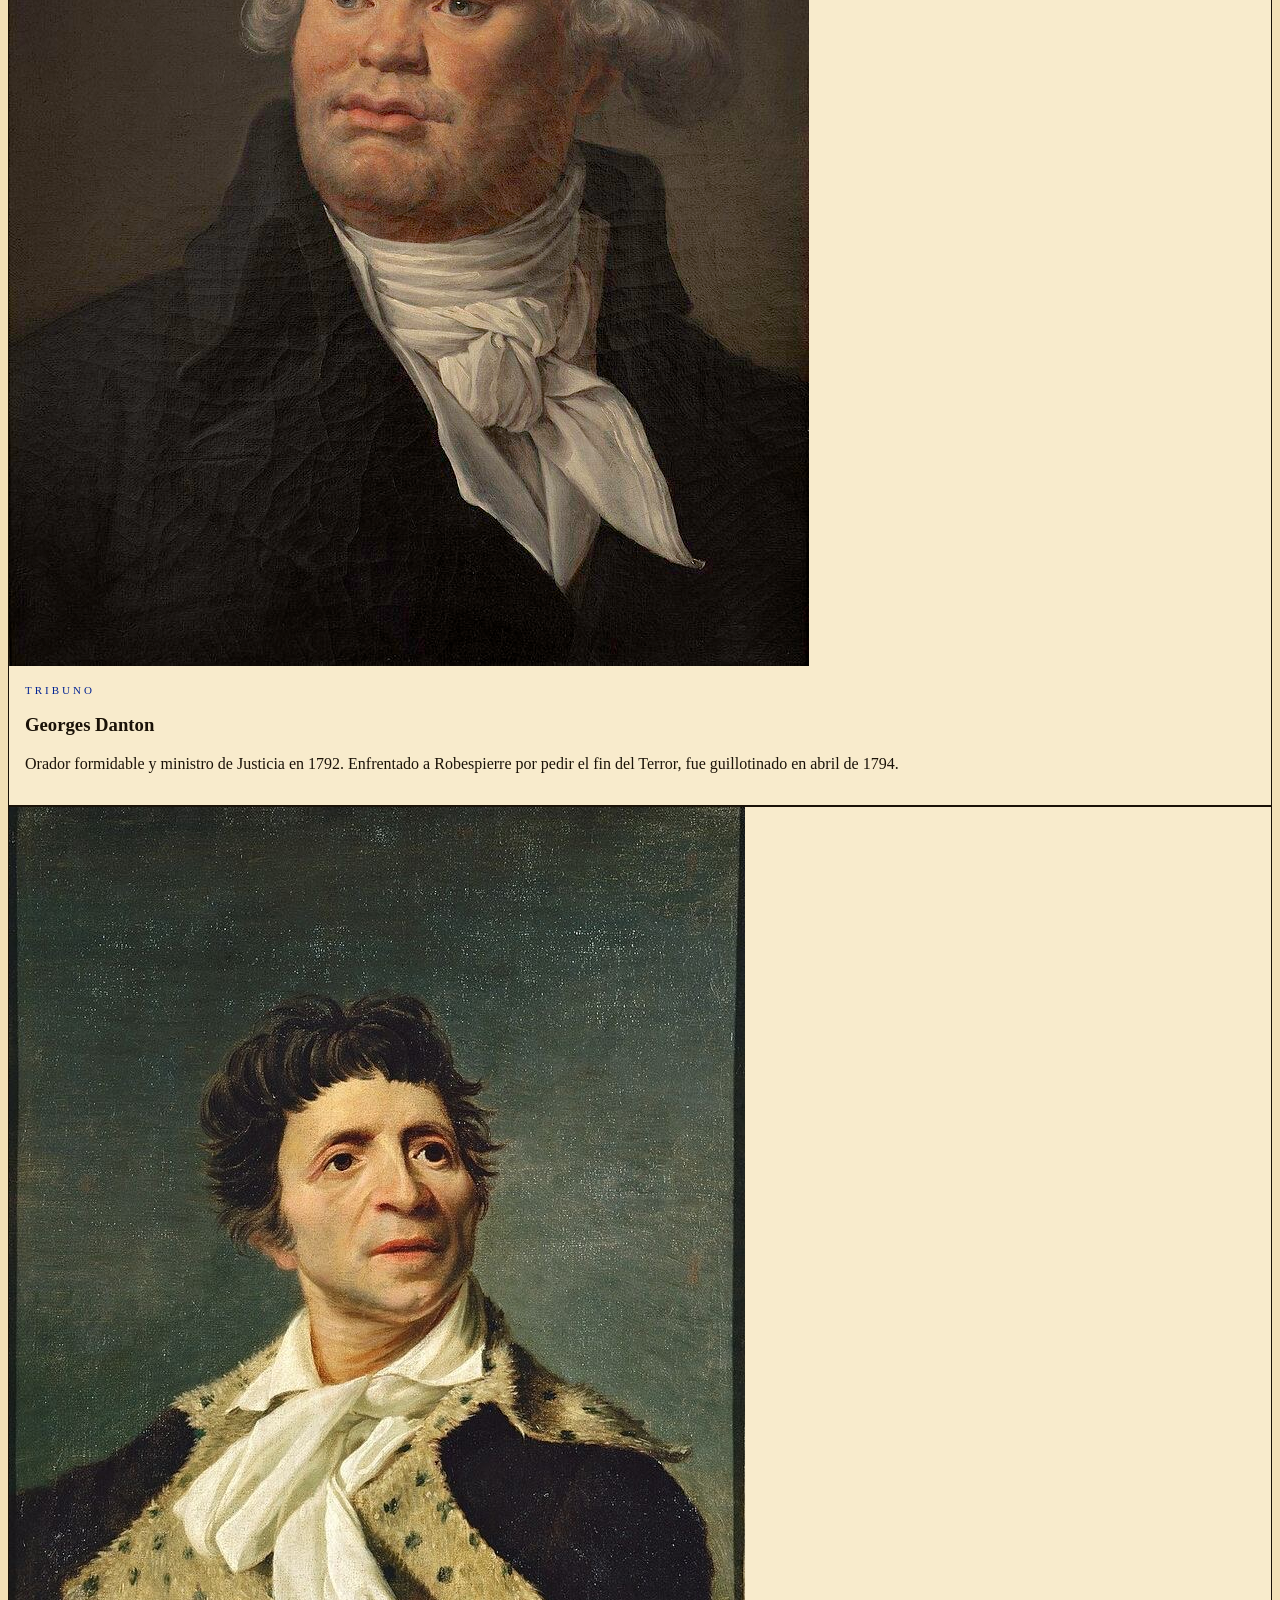
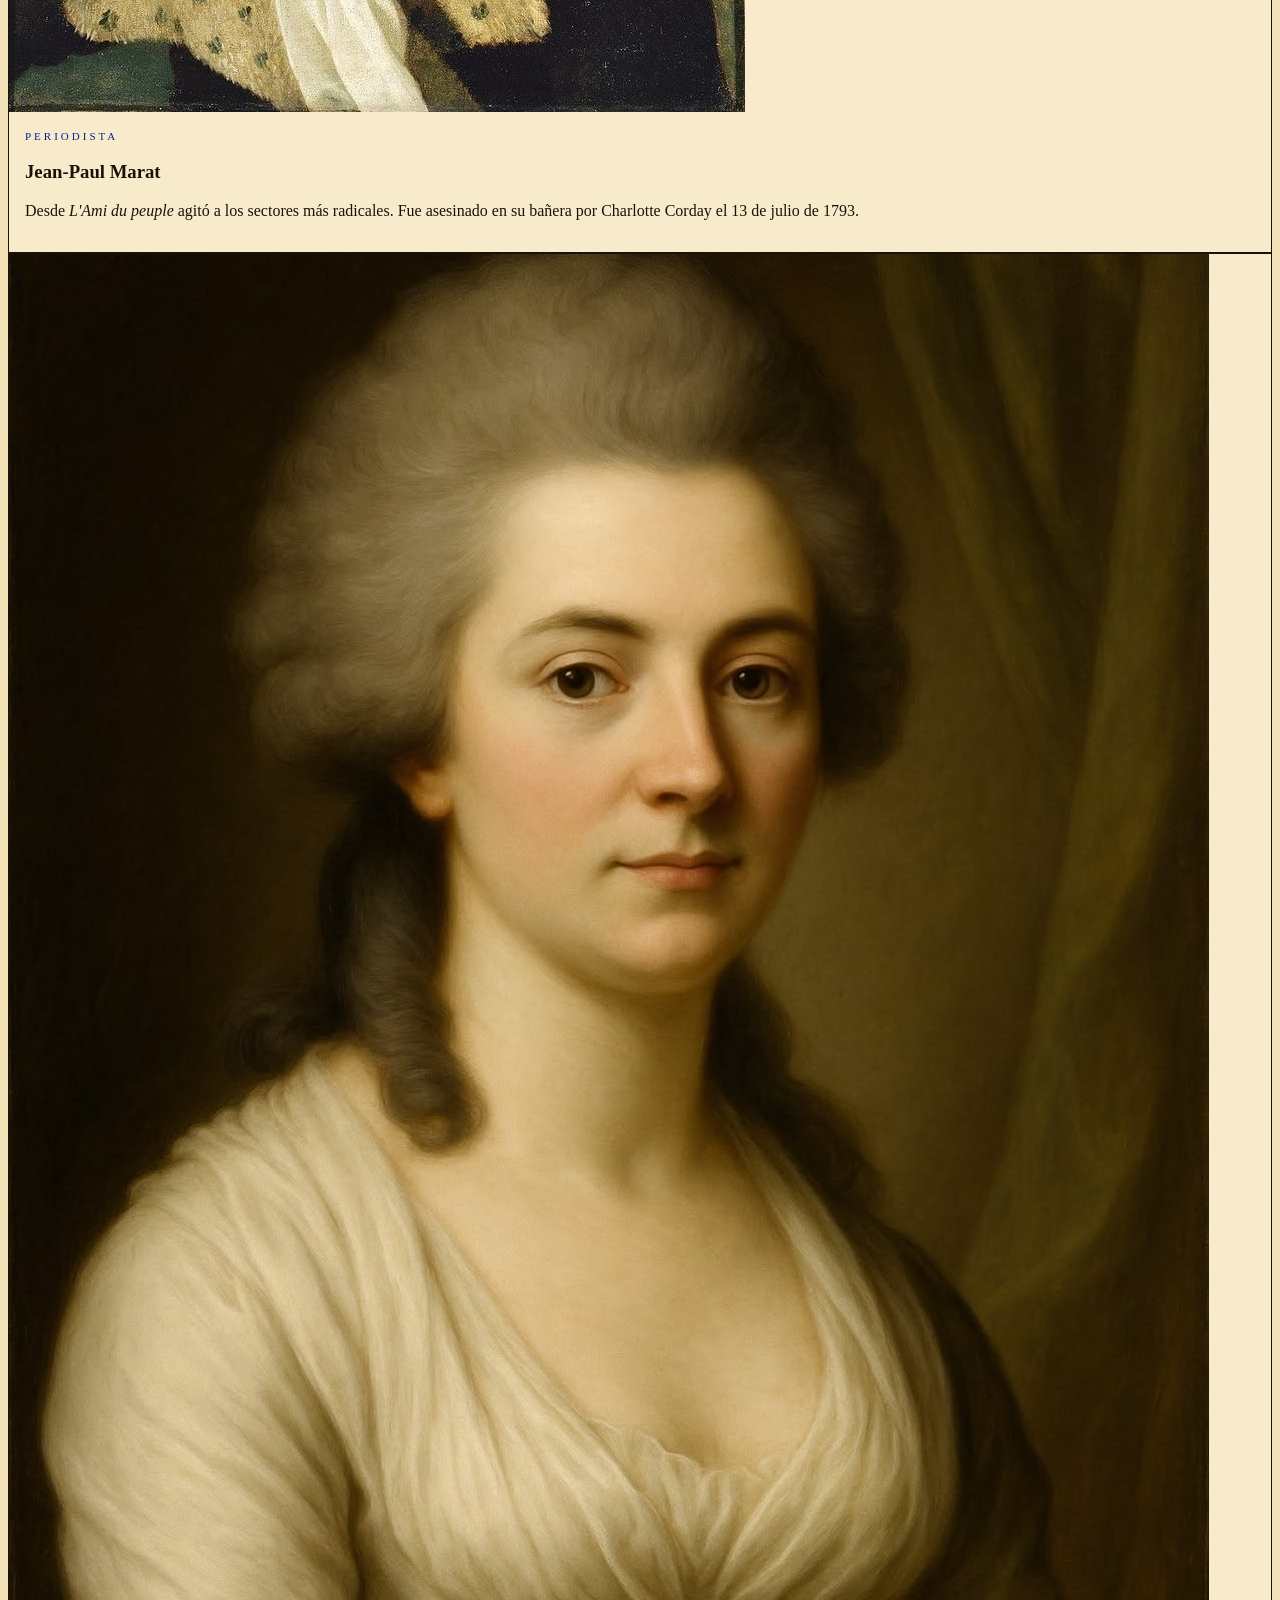
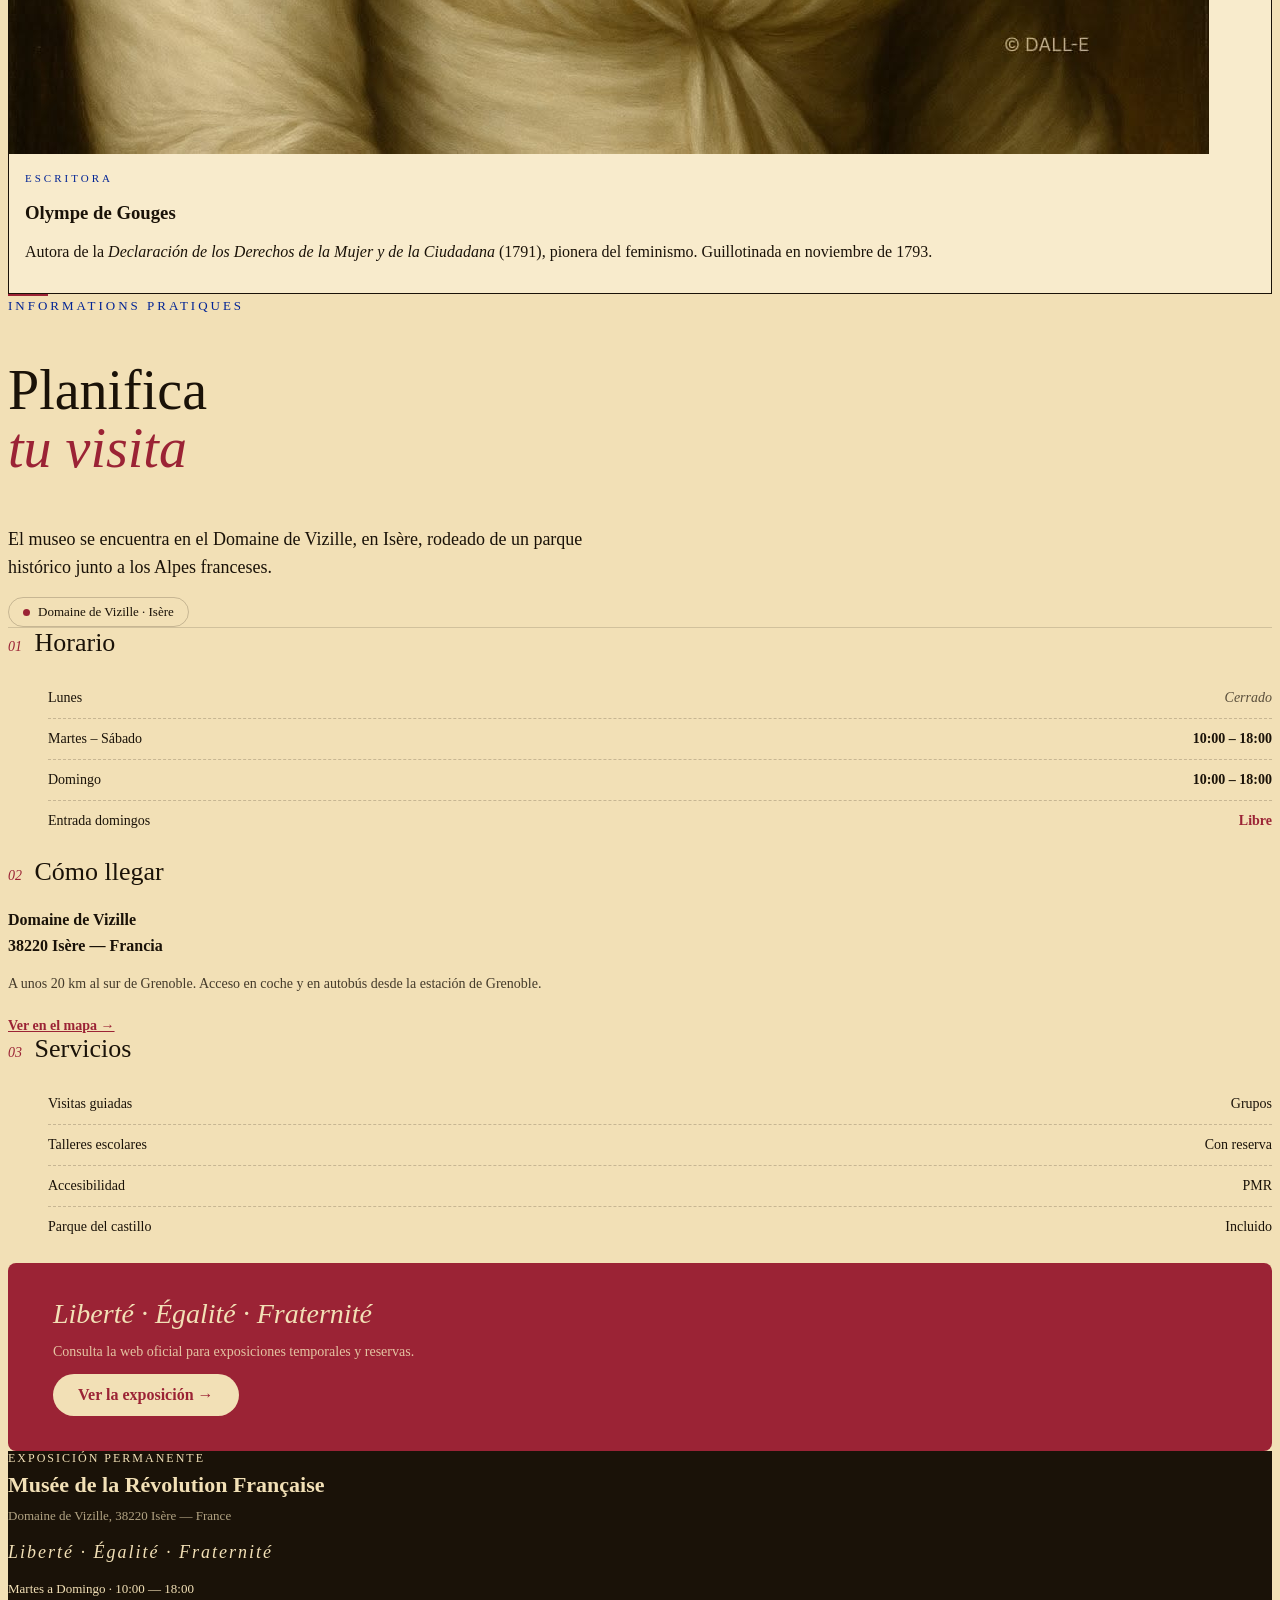
<file: HTML/index.html>
<!DOCTYPE html>
<!--
  Musée de la Révolution Française · landing

  La página tiene cuatro apartados (Exposición, Derechos, Protagonistas y Visitar),
  una cabecera fija con un botón para cambiar a modo oscuro y un pie.

  Estilos: CSS/style.css tiene todo el diseño en modo claro y CSS/dark.css
  solo cambia los colores. El botón de tema no usa JavaScript: es un checkbox
  escondido con su label, y dark.css se fija en si está marcado.
-->
<html lang="es">
<head>
  <meta charset="UTF-8" />
  <meta name="viewport" content="width=device-width, initial-scale=1.0" />
  <title>Musée de la Révolution Française</title>
  <link rel="stylesheet" href="/CSS/style.css">
  <link rel="stylesheet" href="/CSS/dark.css">
</head>
<body>
  <!-- Cabecera: logo, pestañas y botón de tema -->
  <header>
    <div class="header-inner">
      <a href="#exposicion" class="logo">
        <div class="tricolor-bar">
          <span class="az"></span>
          <span class="bl"></span>
          <span class="ro"></span>
        </div>
        <div class="logo-text">
          <p>Musée Permanent</p>
          <h1 class="logo-title">La Révolution Française</h1>
        </div>
      </a>

      <nav class="tabs" role="tablist" aria-label="Secciones del museo">
        <a class="tab" role="tab" href="#exposicion" id="tab-exposicion" aria-controls="exposicion" aria-selected="true">Exposición</a>
        <a class="tab" role="tab" href="#derechos" id="tab-derechos" aria-controls="derechos" aria-selected="false">Derechos</a>
        <a class="tab" role="tab" href="#protagonistas" id="tab-protagonistas" aria-controls="protagonistas" aria-selected="false">Protagonistas</a>
        <a class="tab" role="tab" href="#visitar" id="tab-visitar" aria-controls="visitar" aria-selected="false">Visitar</a>
      </nav>

      <!-- El botón de tema funciona sin JavaScript: el checkbox está escondido y recuerda si está activado,
           y lo que se ve y se pulsa es el label. dark.css se fija en ese checkbox para cambiar los colores -->
      <div class="header-acciones">
        <input type="checkbox" id="modo-oscuro" class="toggle-input" aria-label="Modo oscuro">
        <label for="modo-oscuro" class="btn-tema"></label>
      </div>
    </div>
  </header>

  <main>

    <!-- 1: el hero y los grandes momentos -->
    <section id="exposicion" role="tabpanel" aria-labelledby="tab-exposicion">

      <div class="hero">
        <img class="hero-img"
          src="/Image/revolucionfrancesa.jpg"
          alt="La Liberté guidant le peuple — Delacroix, 1830. Louvre, París" />
        <div class="hero-overlay-h"></div>
        <div class="hero-overlay-v"></div>
        <!-- La franja tricolor que separa el hero del resto -->
        <div class="hero-tricolor"><span class="az"></span><span class="bl"></span><span class="ro"></span></div>
        <div class="hero-contenido">
          <div class="hero-text">
            <div class="eyebrow-line">
              <div class="rule"></div>
              <span>1789 — 1799</span>
            </div>
            <!-- El estilo en línea que pide el enunciado: gana a style.css y deja "La Revolución" en blanco -->
            <h2 class="hero-title"><span style="color: white;">La Revolución</span><br><em>Francesa</em></h2>
            <p class="hero-desc">
              Diez años que sacudieron el Ancien Régime y transformaron para siempre la concepción de la libertad y los derechos del hombre.
            </p>
            <a href="#cards" class="btn-hero">Explorar la exposición</a>
          </div>
        </div>
      </div>

      <div class="grid-section" id="cards">
        <div class="container">

          <!-- Título del apartado -->
          <div class="section-head">
            <div>
              <div class="eyebrow-line"><div class="rule"></div><span class="eyebrow">Exposición permanente</span></div>
              <h2 class="section-title">Grandes momentos<br><em>de la Revolución</em></h2>
            </div>
            <div>
              <span class="chip">1789 – 1799 · Francia</span>
            </div>
          </div>

          <!-- Tarjetas con foto. Las fechas llevan el color en línea, así que siguen blancas en modo oscuro -->
          <div class="grid">

            <a class="card" href="#">
              <div class="card-img">
                <img src="/Image/GrandesMomentos.jpg" alt="Toma de la Bastilla" />
                <div class="card-tag"><span style="color: white;">14 Juillet 1789</span></div>
              </div>
              <div class="card-body">
                <h3>La Toma de la Bastilla</h3>
                <p>Más de 800 personas marcharon hacia la fortaleza símbolo del absolutismo. En cuatro horas capitulaba. El 14 de julio se convierte en Fiesta Nacional francesa.</p>
              </div>
            </a>

            <a class="card" href="#derechos">
              <div class="card-img">
                <img src="/Image/DerechosdelHombre.jpg" alt="Declaración de Derechos del Hombre" />
                <div class="card-tag"><span style="color: white;">26 Août 1789</span></div>
              </div>
              <div class="card-body">
                <h3>Declaración de Derechos del Hombre</h3>
                <p>Aprobada por la Asamblea Nacional Constituyente. Diecisiete artículos que fundan el derecho moderno y la democracia liberal.</p>
              </div>
            </a>

            <a class="card" href="#">
              <div class="card-img">
                <img src="/Image/Ejecución.jpg" alt="Ejecución de Luis XVI" />
                <div class="card-tag"><span style="color: white;">21 Janvier 1793</span></div>
              </div>
              <div class="card-body">
                <h3>Ejecución de Luis XVI</h3>
                <p>Por 361 votos contra 360, la Convención condena al rey. Guillotinado en la Plaza de la Revolución ante una multitud en silencio.</p>
              </div>
            </a>

            <a class="card" href="#">
              <div class="card-img">
                <img src="/Image/reino.jpg" alt="El Reinado del Terror" />
                <div class="card-tag"><span style="color: white;">Sept. 1793 — Jul. 1794</span></div>
              </div>
              <div class="card-body">
                <h3>El Reinado del Terror</h3>
                <p>17.000 ejecuciones oficiales. El Comité de Salvación Pública envía a la guillotina a aristócratas, sacerdotes y finalmente a los propios revolucionarios.</p>
              </div>
            </a>

            <a class="card" href="#protagonistas">
              <div class="card-img">
                <img src="/Image/CaídaRobespierre.JPG" alt="Caída de Robespierre" />
                <div class="card-tag"><span style="color: white;">9 Thermidor 1794</span></div>
              </div>
              <div class="card-body">
                <h3>Caída de Robespierre</h3>
                <p>La reacción termidoriana pone fin al Terror. Robespierre es arrestado en la Convención y guillotinado al día siguiente sin juicio.</p>
              </div>
            </a>

            <a class="card" href="#">
              <div class="card-img">
                <img src="/Image/GolpeDeNapoleon.jpg" alt="El Golpe de Napoleón" />
                <div class="card-tag"><span style="color: white;">18 Brumaire 1799</span></div>
              </div>
              <div class="card-body">
                <h3>El Golpe de Napoleón</h3>
                <p>Bonaparte disuelve el Directorio y toma el poder como Primer Cónsul. La Revolución llega a su fin. Una nueva era comienza.</p>
              </div>
            </a>

          </div>
        </div>
      </div>
    </section>


    <!-- 2 :Derechos del Hombre y del Ciudadano -->
    <section id="derechos" role="tabpanel" aria-labelledby="tab-derechos">
      <div class="grid-section">
        <div class="container">

          <!-- Título del apartado -->
          <div class="section-head">
            <div>
              <div class="eyebrow-line"><div class="rule"></div><span class="eyebrow">26 Août 1789</span></div>
              <h2 class="section-title">Derechos del Hombre<br><em>y del Ciudadano</em></h2>
            </div>
            <div>
              <p class="section-desc">Diecisiete artículos aprobados por la Asamblea Nacional Constituyente que proclaman la libertad, la igualdad ante la ley y la soberanía de la Nación.</p>
              <span class="chip">Artículos principales · 6 de 17</span>
            </div>
          </div>

          <!-- Un artículo por tarjeta, con el mismo diseño que las de Visitar -->
          <div class="grid">
            <article class="article">
              <span class="article-num">I</span>
              <h3>Artículo 1</h3>
              <h4>Libertad e igualdad</h4>
              <p>«Los hombres nacen y permanecen libres e iguales en derechos. Las distinciones sociales sólo pueden fundarse en la utilidad común.»</p>
            </article>

            <article class="article">
              <span class="article-num">II</span>
              <h3>Artículo 2</h3>
              <h4>Derechos naturales</h4>
              <p>«La finalidad de toda asociación política es la conservación de los derechos naturales e imprescriptibles del hombre. Tales derechos son la libertad, la propiedad, la seguridad y la resistencia a la opresión.»</p>
            </article>

            <article class="article">
              <span class="article-num">III</span>
              <h3>Artículo 3</h3>
              <h4>Soberanía nacional</h4>
              <p>«El principio de toda soberanía reside esencialmente en la Nación. Ningún cuerpo, ningún individuo, pueden ejercer una autoridad que no emane expresamente de ella.»</p>
            </article>

            <article class="article">
              <span class="article-num">IX</span>
              <h3>Artículo 9</h3>
              <h4>Presunción de inocencia</h4>
              <p>«Puesto que todo hombre se presume inocente mientras no sea declarado culpable, si se juzga indispensable detenerlo, todo rigor que no sea necesario para apoderarse de su persona debe ser severamente reprimido por la ley.»</p>
            </article>

            <article class="article">
              <span class="article-num">X</span>
              <h3>Artículo 10</h3>
              <h4>Libertad de opinión</h4>
              <p>«Nadie debe ser incomodado por sus opiniones, inclusive religiosas, a condición de que su manifestación no perturbe el orden público establecido por la ley.»</p>
            </article>

            <article class="article">
              <span class="article-num">XI</span>
              <h3>Artículo 11</h3>
              <h4>Libertad de expresión</h4>
              <p>«La libre comunicación de pensamientos y de opiniones es uno de los derechos más preciosos del hombre; en consecuencia, todo ciudadano puede hablar, escribir e imprimir libremente.»</p>
            </article>
          </div>

          <!-- La cita del artículo 6 para cerrar -->
          <div class="quote">
            <span class="quote-mark">“</span>
            <div>
              <blockquote>La ley es la expresión de la voluntad general. Todos los ciudadanos tienen derecho a contribuir a su elaboración.</blockquote>
              <cite>Artículo 6 · Déclaration des Droits de l'Homme et du Citoyen</cite>
            </div>
          </div>
        </div>
      </div>
    </section>


    <!-- 3 : Protagonistas -->
    <section id="protagonistas" role="tabpanel" aria-labelledby="tab-protagonistas">
      <div class="grid-section">
        <div class="container">

          <!-- Título del apartado -->
          <div class="section-head">
            <div>
              <div class="eyebrow-line"><div class="rule"></div><span class="eyebrow">Hommes et femmes</span></div>
              <h2 class="section-title">Los <em>Protagonistas</em></h2>
            </div>
            <div>
              <p class="section-desc">Reyes, tribunos, periodistas y pensadoras. Las figuras que impulsaron, resistieron o cerraron la década revolucionaria.</p>
              <span class="chip">Rostros de la Revolución · 1743 – 1821</span>
            </div>
          </div>

          <!-- Los retratos usan la misma tarjeta que los grandes momentos, más la clase card-retrato -->
          <div class="grid">
            <article class="card card-retrato">
              <div class="card-img">
                <img src="/Image/LuisXVI.jpg" alt="Retrato de Luis XVI" />
                <div class="card-tag"><span>1754 – 1793</span></div>
              </div>
              <div class="card-body">
                <span class="eyebrow">Rey de Francia</span>
                <h3>Luis XVI</h3>
                <p>Último rey del Antiguo Régimen. Tras la fuga frustrada a Varennes (1791) pierde la confianza del pueblo; es juzgado por la Convención y guillotinado en enero de 1793.</p>
              </div>
            </article>

            <article class="card card-retrato">
              <div class="card-img">
                <img src="/Image/MariaAntonieta.jpg" alt="Retrato de María Antonieta" />
                <div class="card-tag"><span>1755 – 1793</span></div>
              </div>
              <div class="card-body">
                <span class="eyebrow">Reina consorte</span>
                <h3>María Antonieta</h3>
                <p>Archiduquesa austriaca convertida en símbolo del lujo de Versalles. Encarcelada en la Conciergerie, fue guillotinada el 16 de octubre de 1793.</p>
              </div>
            </article>

            <article class="card card-retrato">
              <div class="card-img">
                <img src="/Image/Robespierre.jpg" alt="Retrato de Maximilien Robespierre" />
                <div class="card-tag"><span>1758 – 1794</span></div>
              </div>
              <div class="card-body">
                <span class="eyebrow">Jacobino</span>
                <h3>Maximilien Robespierre</h3>
                <p>«El Incorruptible». Figura dominante del Comité de Salvación Pública durante el Terror. Derribado el 9 de Termidor y guillotinado al día siguiente.</p>
              </div>
            </article>

            <article class="card card-retrato">
              <div class="card-img">
                <img src="/Image/Danton.jpg" alt="Retrato de Georges Danton" />
                <div class="card-tag"><span>1759 – 1794</span></div>
              </div>
              <div class="card-body">
                <span class="eyebrow">Tribuno</span>
                <h3>Georges Danton</h3>
                <p>Orador formidable y ministro de Justicia en 1792. Enfrentado a Robespierre por pedir el fin del Terror, fue guillotinado en abril de 1794.</p>
              </div>
            </article>

            <article class="card card-retrato">
              <div class="card-img">
                <img src="/Image/Jean-Paul.jpg" alt="Retrato de Jean-Paul Marat" />
                <div class="card-tag"><span>1743 – 1793</span></div>
              </div>
              <div class="card-body">
                <span class="eyebrow">Periodista</span>
                <h3>Jean-Paul Marat</h3>
                <p>Desde <em>L'Ami du peuple</em> agitó a los sectores más radicales. Fue asesinado en su bañera por Charlotte Corday el 13 de julio de 1793.</p>
              </div>
            </article>

            <article class="card card-retrato">
              <div class="card-img">
                <img src="/Image/OlympeDeGouges.jpg" alt="Retrato de Olympe de Gouges" />
                <div class="card-tag"><span>1748 – 1793</span></div>
              </div>
              <div class="card-body">
                <span class="eyebrow">Escritora</span>
                <h3>Olympe de Gouges</h3>
                <p>Autora de la <em>Declaración de los Derechos de la Mujer y de la Ciudadana</em> (1791), pionera del feminismo. Guillotinada en noviembre de 1793.</p>
              </div>
            </article>
          </div>
        </div>
      </div>
    </section>


    <!-- 4 · Planifica tu visita -->
    <section id="visitar" role="tabpanel" aria-labelledby="tab-visitar">
      <div class="grid-section">
        <div class="container">

          <!-- Título del apartado -->
          <div class="section-head">
            <div>
              <div class="eyebrow-line"><div class="rule"></div><span class="eyebrow">Informations pratiques</span></div>
              <h2 class="section-title">Planifica<br><em>tu visita</em></h2>
            </div>
            <div>
              <p class="section-desc">El museo se encuentra en el Domaine de Vizille, en Isère, rodeado de un parque histórico junto a los Alpes franceses.</p>
              <span class="chip">Domaine de Vizille · Isère</span>
            </div>
          </div>

          <!-- Horario, cómo llegar y servicios -->
          <div class="grid visit-grid">
            <article class="info">
              <h3><span class="info-num">01</span> Horario</h3>
              <ul class="info-list">
                <li><span>Lunes</span><em>Cerrado</em></li>
                <li><span>Martes – Sábado</span><strong>10:00 – 18:00</strong></li>
                <li><span>Domingo</span><strong>10:00 – 18:00</strong></li>
                <li><span>Entrada domingos</span><strong class="destacado">Libre</strong></li>
              </ul>
            </article>

            <article class="info">
              <h3><span class="info-num">02</span> Cómo llegar</h3>
              <p class="info-dir">Domaine de Vizille<br>38220 Isère — Francia</p>
              <p class="info-text">A unos 20 km al sur de Grenoble. Acceso en coche y en autobús desde la estación de Grenoble.</p>
              <a class="info-link" href="https://www.google.com/maps/search/Domaine+de+Vizille" target="_blank" rel="noopener">Ver en el mapa →</a>
            </article>

            <article class="info">
              <h3><span class="info-num">03</span> Servicios</h3>
              <ul class="info-list">
                <li><span>Visitas guiadas</span><span class="badge">Grupos</span></li>
                <li><span>Talleres escolares</span><span class="badge">Con reserva</span></li>
                <li><span>Accesibilidad</span><span class="badge">PMR</span></li>
                <li><span>Parque del castillo</span><span class="badge">Incluido</span></li>
              </ul>
            </article>
          </div>

          <!-- El bloque burdeos de Liberté con el botón para volver a la exposición -->
          <div class="visit-cta">
            <div>
              <h3>Liberté · Égalité · Fraternité</h3>
              <p>Consulta la web oficial para exposiciones temporales y reservas.</p>
            </div>
            <a href="#exposicion" class="btn-cta">Ver la exposición →</a>
          </div>

        </div>
      </div>
    </section>

  </main>

  <!-- Pie de página -->
  <footer>
    <div class="footer-strip">
      <span class="az"></span><span class="bl"></span><span class="ro"></span>
    </div>
    <div class="footer-main">
      <div class="footer-brand">
        <p>Exposición Permanente</p>
        <h3>Musée de la Révolution Française</h3>
        <p class="addr">Domaine de Vizille, 38220 Isère — France</p>
      </div>
      <p class="footer-motto">Liberté · Égalité · Fraternité</p>
      <div class="footer-info">
        <p>Martes a Domingo · 10:00 — 18:00</p>
        <p>Entrada libre los domingos</p>
        <p>musee-revolution-francaise.fr</p>
      </div>
    </div>
    <div class="footer-copy">
      <p>© 2026 Musée de la Révolution Française — Conseil départemental de l'Isère</p>
    </div>
  </footer>

</body>
</html>
</file>
<file: CSS/style.css>
@charset "UTF-8";
/* Base de la página: al pulsar el menú baja suave, y las secciones dejan
   70px arriba para que la cabecera fija no tape los títulos */
html {
  scroll-behavior: smooth;
}

section {
  scroll-margin-top: 70px;
}

body {
  font-family: Georgia, "Times New Roman", serif;
  background-color: #F2E0B6;
  color: #1A1208;
}

/* Cabecera: fondo oscuro y letras en pergamino.
   Los enlaces van anidados dentro de .site-header */
.site-header {
  background-color: #1A1208;
  color: #F2E0B6;
}
.site-header .navbar-brand,
.site-header .nav-link {
  color: #F2E0B6;
}

/* Las tres rayitas de la bandera francesa del logo */
.tricolor-bar span {
  width: 8px;
  height: 32px;
}

.az {
  background-color: #002395;
}

.bl {
  background-color: #ffffff;
}

.ro {
  background-color: #9B2335;
}

.logo-text p {
  font-size: 12px;
}

.logo-title {
  font-size: 18px;
  font-family: inherit;
}

/* Pestañas del menú: al pasar el ratón aparece una línea debajo.
   El & equivale a escribir .tab:hover y .tab:focus */
.tab {
  padding-bottom: 4px !important;
  border-bottom: 2px solid transparent;
}
.tab:hover, .tab:focus {
  color: #F2E0B6;
  border-bottom-color: currentColor;
}

/* Botón burdeos: al pasar el ratón se oscurece */
.btn-burdeos {
  background-color: #9B2335;
  color: #F2E0B6;
  border: none;
}
.btn-burdeos:hover {
  background-color: rgb(125.8763157895, 28.4236842105, 43.0415789474);
  color: #F2E0B6;
}

/* Botones redondeados: fondo pergamino y letras burdeos */
.btn-cta,
.btn-tema {
  display: inline-block;
  padding: 12px 25px;
  background-color: #F2E0B6;
  color: #9B2335;
  text-decoration: none;
  font-weight: bold;
  border-radius: 999px;
  transition: transform 0.2s;
}
.btn-cta:hover,
.btn-tema:hover {
  transform: translateY(-4px);
  color: #9B2335;
}

/* Botón del modo oscuro: el texto se pone desde el CSS con ::after */
.btn-tema {
  cursor: pointer;
  -webkit-user-select: none;
     -moz-user-select: none;
          user-select: none;
}
.btn-tema::after {
  content: "modo oscuro";
}

/* El checkbox del modo oscuro está escondido, pero si llegas con el
   tabulador se marca el botón con un borde azul para saber dónde estás */
.toggle-input {
  position: absolute;
  opacity: 0;
  pointer-events: none;
}
.toggle-input:focus-visible + .btn-tema {
  outline: 2px solid #6C86E8;
  outline-offset: 2px;
}

/* Hero: la imagen grande del principio. Encima lleva dos degradados
   oscuros (con rgba) para que el texto se lea bien */
.hero {
  height: 600px;
  min-height: 450px;
  color: #F2E0B6;
}

.hero-img {
  -o-object-fit: cover;
     object-fit: cover;
}

.hero-overlay-h {
  background: linear-gradient(rgba(26, 18, 8, 0.9), rgba(26, 18, 8, 0.2));
}

.hero-overlay-v {
  background: linear-gradient(rgba(26, 18, 8, 0.7), transparent 50%);
}

.hero-tricolor span {
  flex: 1;
  height: 5px;
}

.hero-text {
  max-width: 550px;
}

.hero-title {
  font-family: inherit;
  font-weight: 700;
}

.rule {
  width: 40px;
  height: 2px;
  background-color: #9B2335;
}

/* Cabecera de cada sección: el texto pequeño de arriba (eyebrow),
   el título grande y la descripción */
.eyebrow {
  color: #002395;
  font-size: 13px;
  text-transform: uppercase;
  letter-spacing: 3px;
}

.section-head {
  border-bottom: 1px solid rgba(26, 18, 8, 0.15);
}

.section-title {
  font-size: 56px;
  font-weight: normal;
  line-height: 1.05;
}
.section-title em {
  color: #9B2335;
}

.section-desc {
  max-width: 620px;
  margin: 0 0 15px;
  font-size: 18px;
  line-height: 1.6;
}

/* Etiquetas redondas con un puntito burdeos delante (lo dibuja el ::before) */
.chip {
  display: inline-flex;
  align-items: center;
  gap: 8px;
  padding: 6px 14px;
  border: 1px solid rgba(26, 18, 8, 0.2);
  border-radius: 999px;
  font-size: 13px;
}
.chip::before {
  content: "";
  width: 7px;
  height: 7px;
  border-radius: 50%;
  background-color: #9B2335;
}

/* Tarjetas: usamos la .card de Bootstrap y le cambiamos el aspecto.
   Al pasar el ratón la tarjeta sube un poco y la foto hace zoom */
.card {
  background-color: #F8EBCC;
  color: #1A1208;
  border: 1px solid #1A1208;
  border-radius: 0;
  transition: transform 0.2s;
}
.card .card-body {
  padding: 18px 20px 22px;
}
.card .card-body h3 {
  font-family: inherit;
}
.card .card-text {
  font-size: 14px;
  line-height: 1.6;
}
.card:hover {
  transform: translateY(-4px);
}
.card:hover .card-img-wrap img {
  transform: scale(1.05);
}
.card {
  /* Tarjetas de solo texto (Derechos y Visitar): esquinas redondeadas
     y una franja burdeos arriba. &.article equivale a .card.article */
}
.card.article, .card.info {
  padding: 25px;
  border: 1px solid rgba(26, 18, 8, 0.15);
  border-top: 3px solid #9B2335;
  border-radius: 8px;
}

/* Marco de la foto: todas iguales (3:2) y lo que sobra se recorta */
.card-img-wrap {
  position: relative;
  overflow: hidden;
  aspect-ratio: 3/2;
}
.card-img-wrap img {
  width: 100%;
  height: 100%;
  -o-object-fit: cover;
     object-fit: cover;
  display: block;
  transition: transform 0.4s;
}

/* La fecha que va encima de la foto, abajo a la izquierda */
.card-tag {
  position: absolute;
  left: 12px;
  bottom: 12px;
  color: #ffffff;
}

/* Protagonistas: foto cuadrada centrada en la cara y textos más pequeños */
.card-retrato .card-img-wrap {
  aspect-ratio: 1/1;
}
.card-retrato .card-img-wrap img {
  -o-object-position: top;
     object-position: top;
}
.card-retrato .eyebrow {
  display: block;
  margin-bottom: 4px;
  font-size: 11px;
}
.card-retrato .card-body {
  padding: 14px 16px 16px;
}
.card-retrato .card-text {
  font-size: 13px;
  line-height: 1.5;
}

/* Derechos: cada artículo tiene "Artículo X", un título y el texto en cursiva.
   Al pasar el ratón aparece una sombra suave */
.article:hover {
  box-shadow: 0 8px 18px rgba(26, 18, 8, 0.15);
}
.article h3 {
  margin: 0 0 4px;
  font-weight: normal;
  color: #002395;
  font-size: 11px;
  text-transform: uppercase;
  letter-spacing: 0.12em;
}
.article h4 {
  margin: 0 0 10px;
  font-size: 22px;
  font-weight: normal;
  line-height: 1.2;
}
.article p {
  margin: 0;
  font-size: 13px;
  line-height: 1.5;
  font-style: italic;
}

/* Los números en burdeos y cursiva de Derechos y Visitar */
.article-num,
.info-num {
  color: #9B2335;
  font-size: 14px;
  font-style: italic;
}

.article-num {
  margin-bottom: 8px;
}

.info-num {
  margin-right: 6px;
}

/* Visitar: tarjetas de horario, servicios y cómo llegar */
.info h3 {
  margin: 0 0 20px;
  font-size: 26px;
  font-weight: normal;
}

/* Listas de horario: cada fila separada por una línea de puntos,
   menos la última (&:last-child) */
.info-list li {
  display: flex;
  justify-content: space-between;
  align-items: center;
  gap: 15px;
  padding: 12px 0;
  font-size: 14px;
  border-bottom: 1px dashed rgba(26, 18, 8, 0.2);
}
.info-list li:last-child {
  border-bottom: none;
}
.info-list em {
  opacity: 0.7;
}

.destacado {
  color: #9B2335;
}

/* Etiquetas azules tipo "Grupos" o "PMR" (badge de Bootstrap, pero solo con borde) */
.badge-azul {
  background: transparent;
  border: 1px solid #002395;
  color: #002395;
  font-size: 12px;
}

.info-dir {
  margin: 0 0 15px;
  font-weight: bold;
  line-height: 1.6;
}

.info-text {
  margin: 0 0 20px;
  font-size: 14px;
  line-height: 1.6;
  opacity: 0.8;
}

.info-link {
  align-self: flex-start;
  color: #9B2335;
  font-size: 14px;
  font-weight: bold;
}

/* Cita: raya azul a la izquierda, fondo muy suave y comillas grandes en burdeos */
.quote {
  padding: 28px 32px;
  border-left: 4px solid #002395;
  background: rgba(26, 18, 8, 0.05);
}
.quote blockquote {
  font-size: 22px;
  line-height: 1.4;
}
.quote cite {
  font-style: normal;
  color: #002395;
  font-size: 11px;
  text-transform: uppercase;
  letter-spacing: 0.12em;
}

.quote-mark {
  font-size: 72px;
  line-height: 0.8;
  color: #9B2335;
}

/* Bloque final "Liberté": caja burdeos que invita a visitar la exposición */
.visit-cta {
  padding: 35px 25px;
  background-color: #9B2335;
  color: #F2E0B6;
  border-radius: 8px;
}
.visit-cta h3 {
  margin: 0 0 6px;
  font-size: 28px;
  font-style: italic;
  font-weight: normal;
}
.visit-cta p {
  font-size: 14px;
  opacity: 0.85;
}
.visit-cta .btn-cta {
  color: #9B2335;
}

/* Pie de página: oscuro como la cabecera, con la franja tricolor arriba */
footer {
  background-color: #1A1208;
  color: #F2E0B6;
}

.footer-strip span {
  flex: 1;
  height: 5px;
}

.footer-brand p {
  margin: 0;
  font-size: 12px;
  text-transform: uppercase;
  letter-spacing: 2px;
}
.footer-brand h3 {
  margin: 6px 0 10px;
  font-size: 22px;
}
.footer-brand .addr {
  font-size: 13px;
  opacity: 0.7;
  text-transform: none;
  letter-spacing: normal;
}

.footer-motto {
  font-size: 18px;
  font-style: italic;
  letter-spacing: 2px;
}

.footer-info {
  font-size: 13px;
}
.footer-info p {
  margin: 0 0 6px;
}

.footer-copy {
  border-top: 1px solid rgba(242, 224, 182, 0.15);
  padding: 15px 30px;
  text-align: center;
  font-size: 12px;
}

/* Responsive */
/* Pantallas grandes (desde 992px): el bloque Liberté con más aire a los lados */
@media (min-width: 992px) {
  .visit-cta {
    padding: 35px 45px;
  }
}
/* Móvil (menos de 768px): Bootstrap mete el menú en el botón hamburguesa */
@media (max-width: 767.98px) {
  .header-acciones {
    padding: 10px 0 4px;
  }
}
/* Tablet (de 768 a 991px): el menú sigue en una línea, pero más apretado para que quepa */
@media (min-width: 768px) and (max-width: 991.98px) {
  .logo-title {
    font-size: 15px;
  }
  .site-header .navbar-nav {
    gap: 6px;
  }
  .site-header .nav-link {
    font-size: 14px;
    padding-left: 6px;
    padding-right: 6px;
  }
  .btn-tema {
    padding: 8px 14px;
    font-size: 13px;
  }
}
/* Móvil pequeño (menos de 576px): título y botón de tema más pequeños */
@media (max-width: 575.98px) {
  .section-title {
    font-size: 42px;
  }
  .btn-tema {
    padding: 8px 12px;
    font-size: 13px;
  }
}
</file>
<file: CSS/dark.css>
@charset "UTF-8";
/*Todo el modo oscuro se aplica una vez el checkbox está marcado.*/
body:has(#modo-oscuro:checked) {
  background-color: #1A1208;
  color: #F2E0B6;
  /*El contenido del botón cambia para volver al modo claro*/
}
body:has(#modo-oscuro:checked) .btn-tema::after {
  content: "Cambiar a modo claro";
}
body:has(#modo-oscuro:checked) {
  /*Líneas y etiquetas, rgba nativa y eyebrows en azul claro*/
}
body:has(#modo-oscuro:checked) .section-head {
  border-bottom-color: rgba(242, 224, 182, 0.12);
}
body:has(#modo-oscuro:checked) .eyebrow {
  color: #6C86E8;
}
body:has(#modo-oscuro:checked) .chip {
  border-color: rgba(242, 224, 182, 0.2);
}
body:has(#modo-oscuro:checked) {
  /*Marrón oscuro*/
}
body:has(#modo-oscuro:checked) .card,
body:has(#modo-oscuro:checked) .info,
body:has(#modo-oscuro:checked) .article {
  background-color: #2A1E10;
  color: #F2E0B6;
}
body:has(#modo-oscuro:checked) .card {
  border-color: rgba(242, 224, 182, 0.25);
}
body:has(#modo-oscuro:checked) .card-tag {
  color: #F2E0B6;
}
body:has(#modo-oscuro:checked) {
  /*Se pinta el borde de arriba de derechos y visita y colorea de nuevo la franja en burdeos*/
}
body:has(#modo-oscuro:checked) .article,
body:has(#modo-oscuro:checked) .info {
  border-color: rgba(242, 224, 182, 0.12);
  border-top-color: #9B2335;
}
body:has(#modo-oscuro:checked) .article:hover {
  box-shadow: 0 8px 18px rgba(0, 0, 0, 0.4);
}
body:has(#modo-oscuro:checked) .article h3,
body:has(#modo-oscuro:checked) .quote cite {
  color: #6C86E8;
}
body:has(#modo-oscuro:checked) .quote {
  border-left-color: #6C86E8;
  background-color: rgba(242, 224, 182, 0.05);
}
body:has(#modo-oscuro:checked) {
  /*En visita: separadores de las listas en pergamino transparente y etiquetas en azul */
}
body:has(#modo-oscuro:checked) .info-list li {
  border-bottom-color: rgba(242, 224, 182, 0.12);
}
body:has(#modo-oscuro:checked) .badge-azul {
  border-color: #6C86E8;
  color: #6C86E8;
}
body:has(#modo-oscuro:checked) {
  /*Bloque de Liberté con burdeos oscuro*/
}
body:has(#modo-oscuro:checked) .visit-cta {
  background-color: rgb(92.5921052632, 20.9078947368, 31.6605263158);
}
body:has(#modo-oscuro:checked) .visit-cta .btn-cta {
  color: rgb(92.5921052632, 20.9078947368, 31.6605263158);
}
</file>
